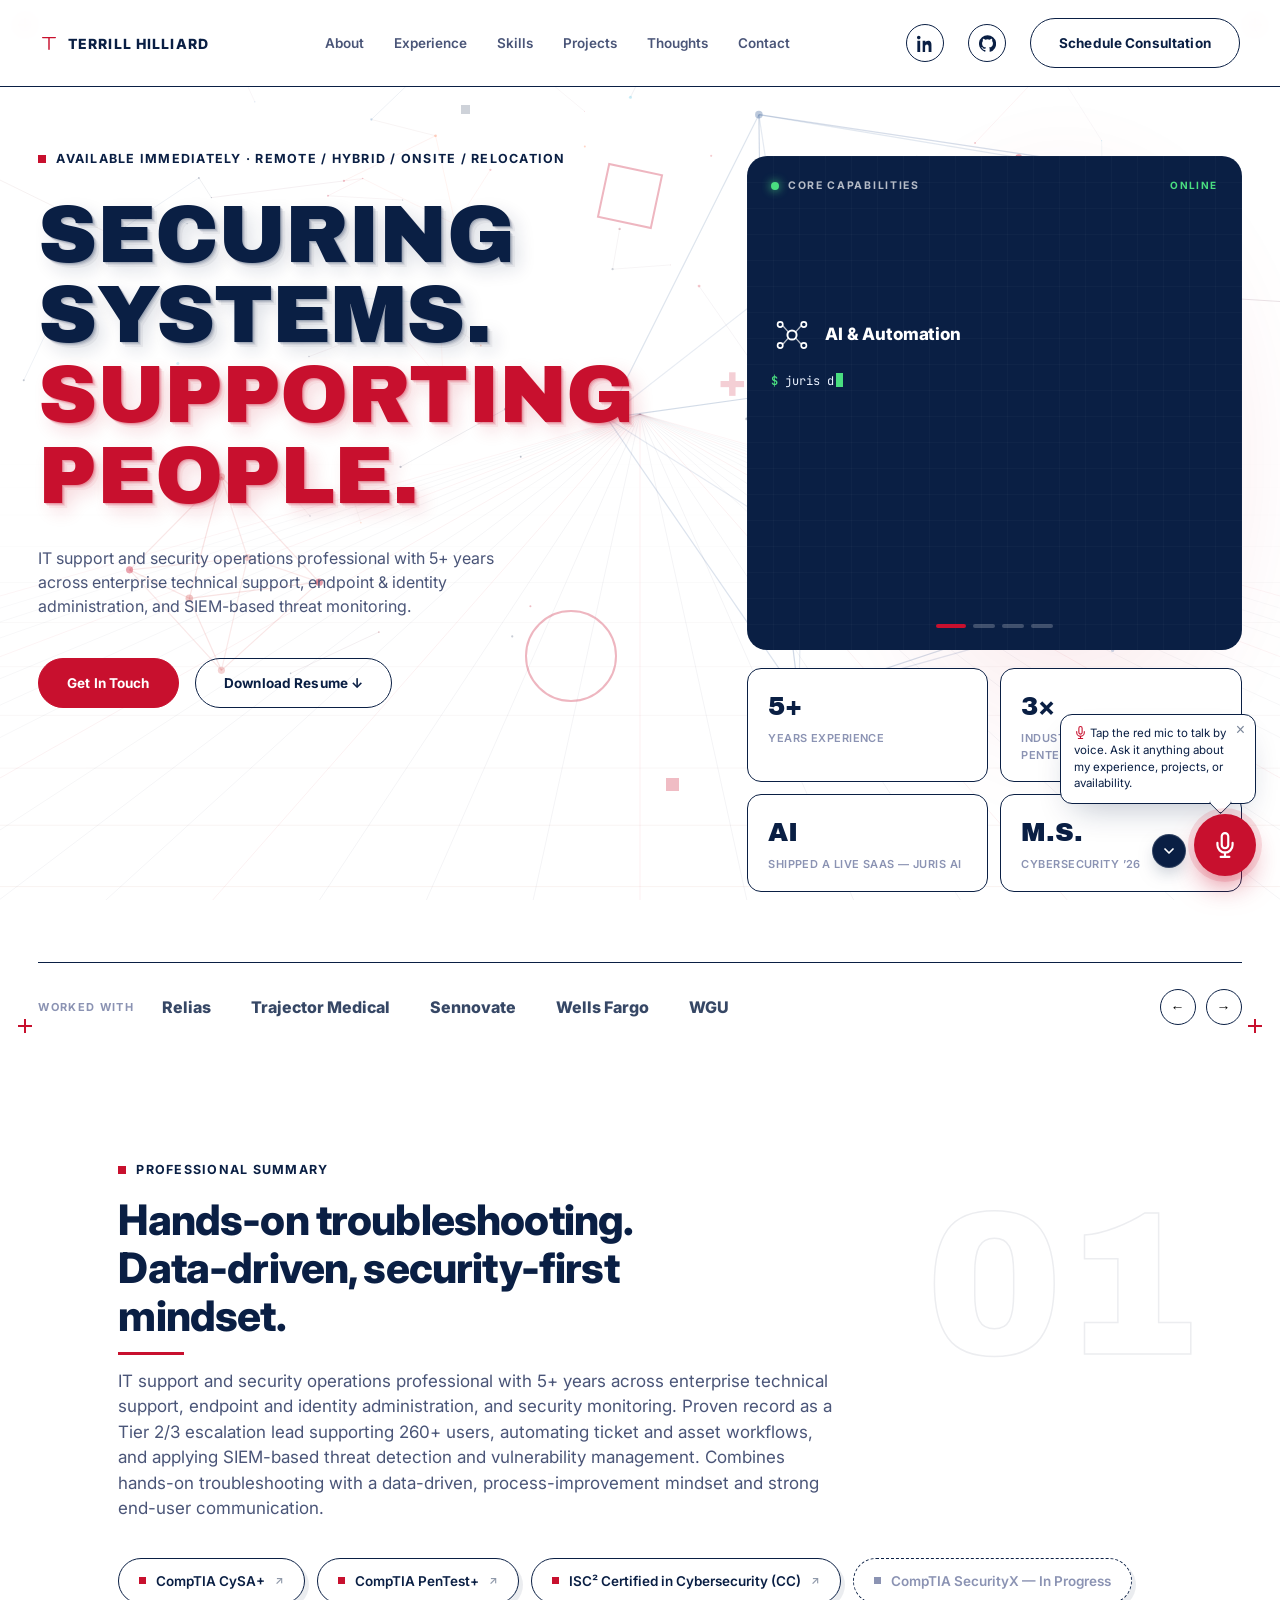
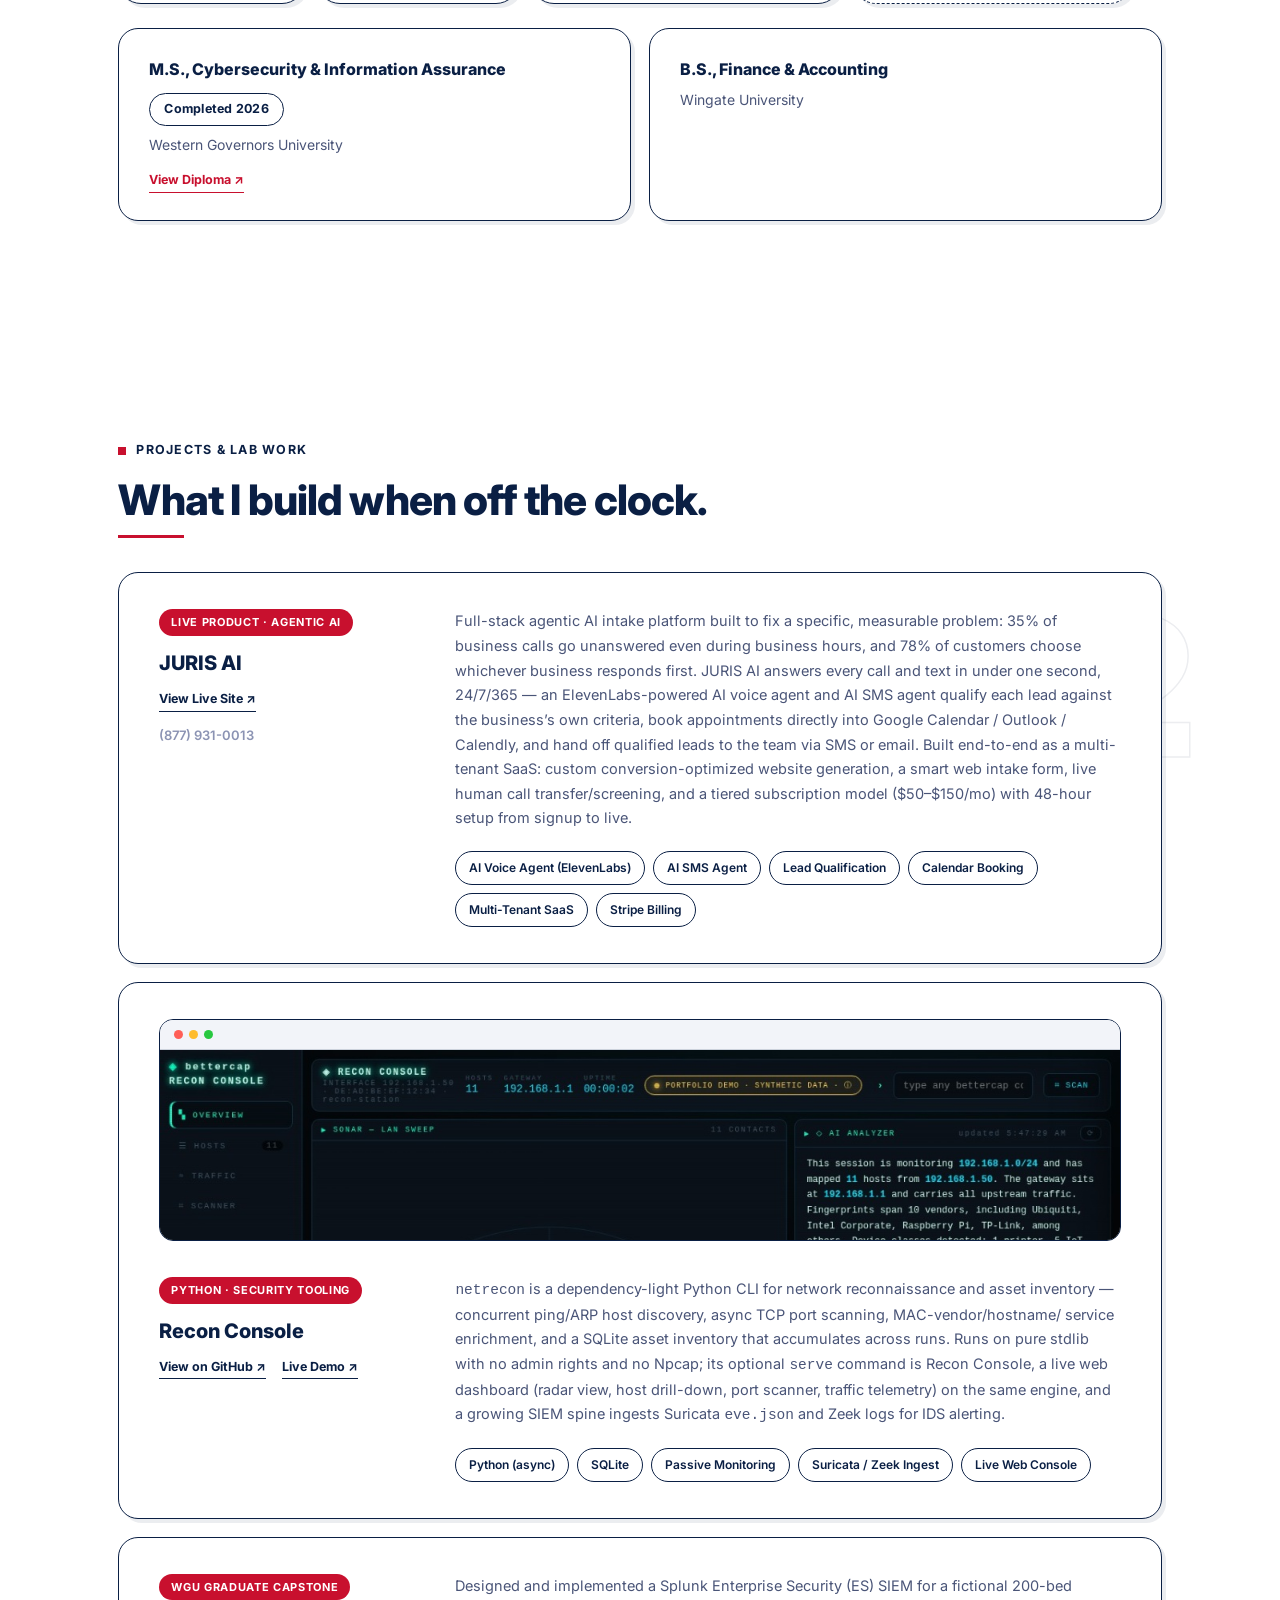
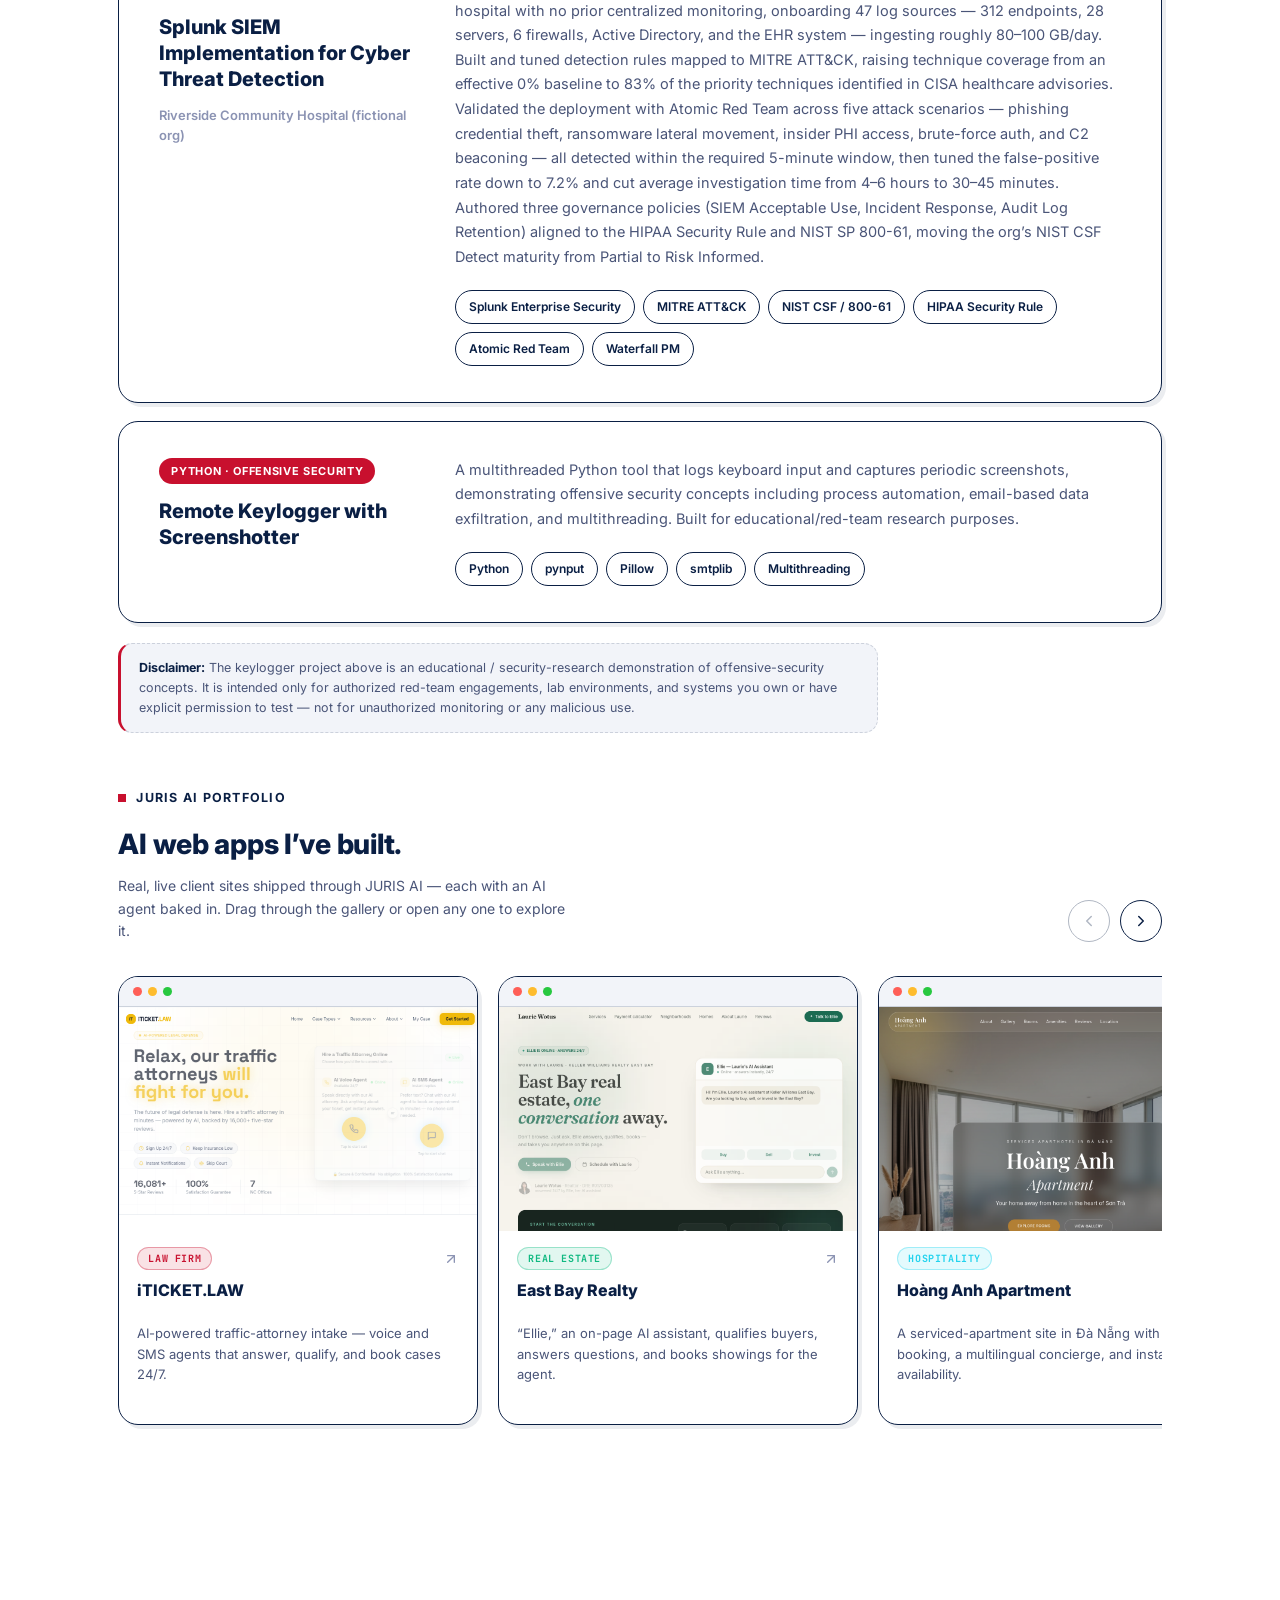
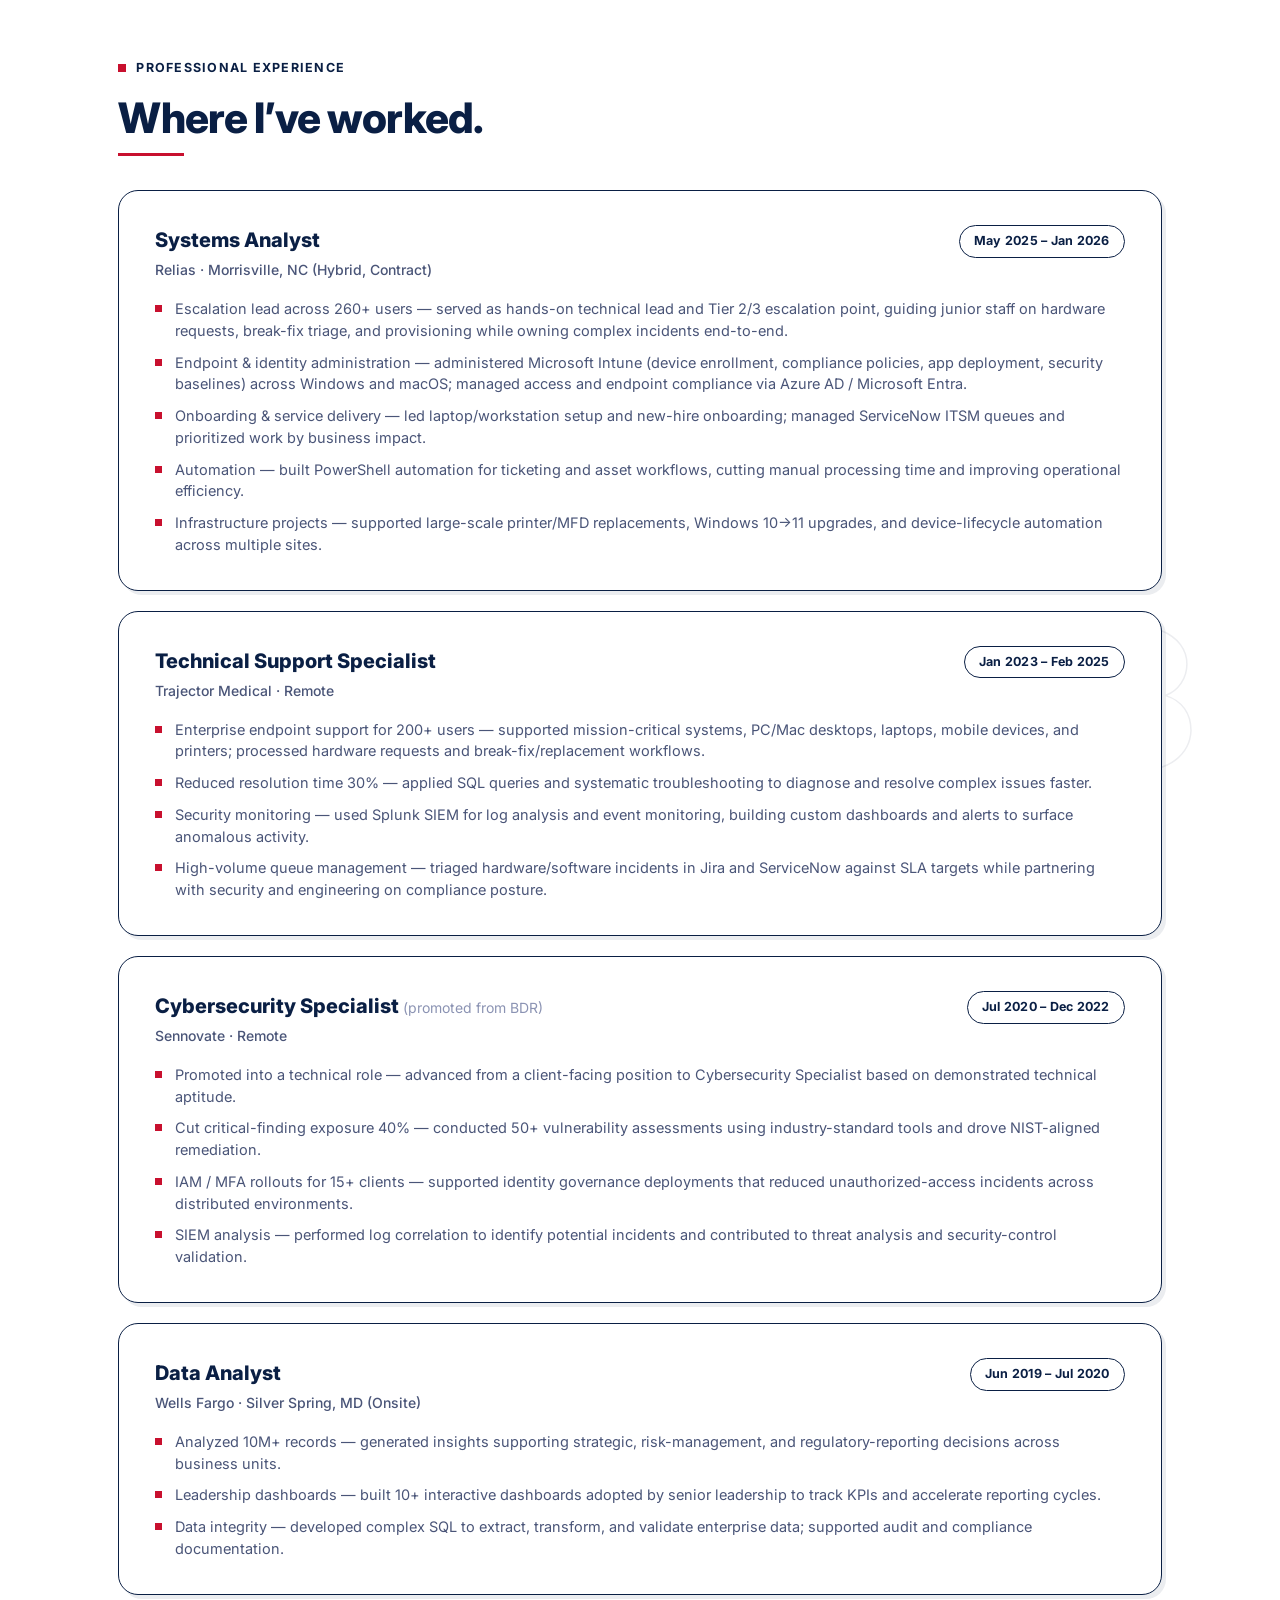
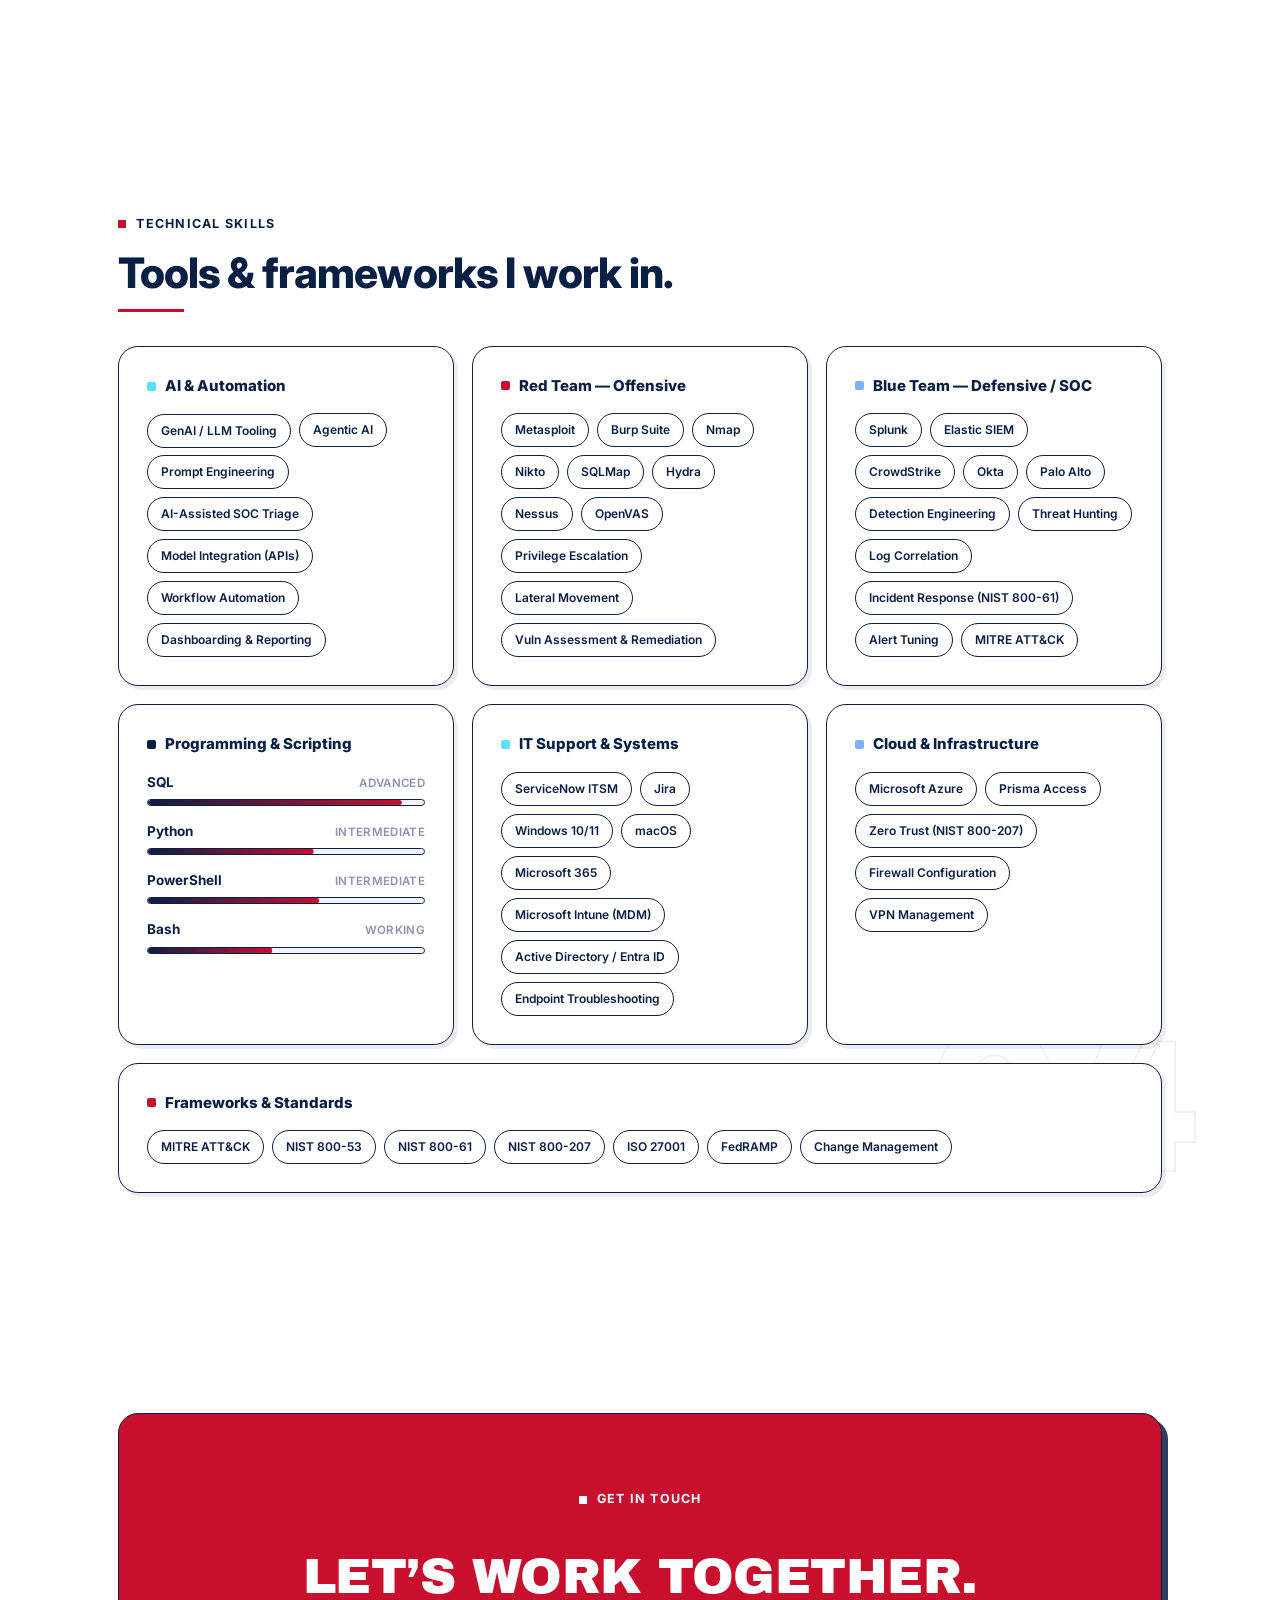
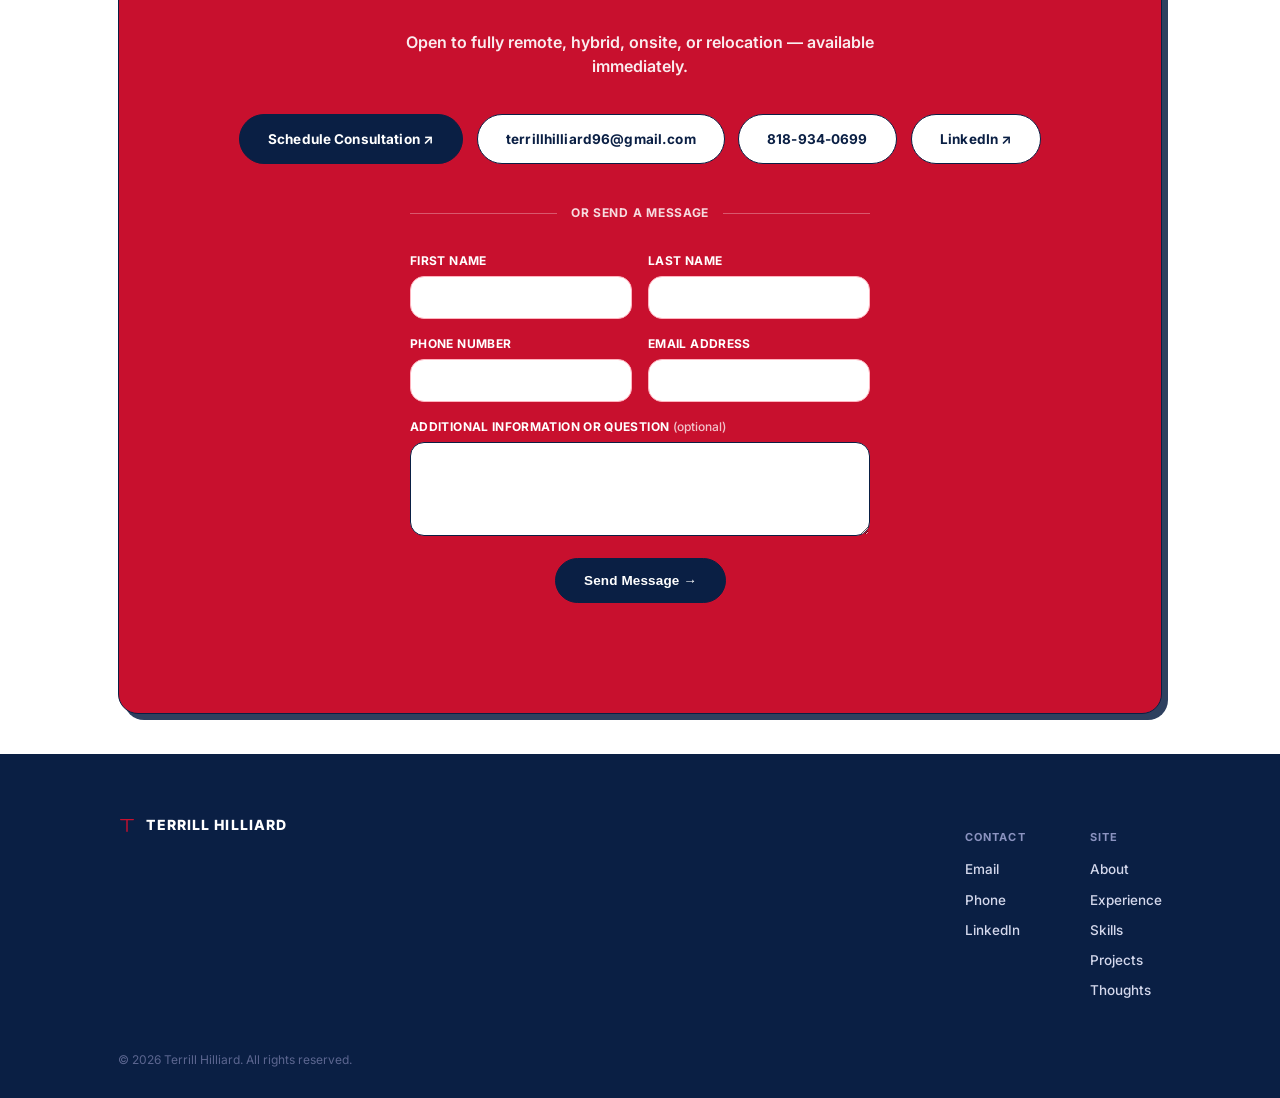
<file: index.html>
<!DOCTYPE html>
<html lang="en">
<head>
<meta charset="UTF-8">
<meta name="viewport" content="width=device-width, initial-scale=1.0">
<title>Terrill Hilliard — IT Support &amp; Security Operations</title>
<meta name="description" content="Terrill Hilliard — IT Support &amp; Security Operations professional. Endpoint &amp; IAM administration, SIEM threat detection, vulnerability management.">
<link rel="icon" type="image/svg+xml" href="favicon.svg">
<link rel="apple-touch-icon" href="favicon.svg">
<link href="https://fonts.googleapis.com/css2?family=Archivo+Black&family=Inter:wght@400;500;600;700;800&family=JetBrains+Mono:wght@400;600&display=swap" rel="stylesheet">
<link rel="stylesheet" href="styles.css?v=20260715">
</head>
<body>

<canvas id="hero3d" aria-hidden="true"></canvas>

<!-- NAV -->
<header class="nav-wrap">
  <nav class="nav">
    <a href="#top" class="brand">
      <svg class="brand-mark" viewBox="0 0 100 100" aria-hidden="true"><path d="M15,20 H85 M50,20 V85" stroke-linecap="round"/></svg>
      <span>TERRILL HILLIARD</span>
    </a>
    <div class="nav-links">
      <a href="#about">About</a>
      <a href="#experience">Experience</a>
      <a href="#skills">Skills</a>
      <a href="#projects">Projects</a>
      <a href="blog.html">Thoughts</a>
      <a href="#contact">Contact</a>
    </div>
    <a class="nav-social" href="https://www.linkedin.com/in/terrill-hilliard-a989482b8/" target="_blank" rel="noopener" aria-label="LinkedIn"><svg viewBox="0 0 24 24" aria-hidden="true"><path d="M4.98 3.5C4.98 4.88 3.87 6 2.5 6S0 4.88 0 3.5 1.12 1 2.5 1 4.98 2.12 4.98 3.5zM.5 8h4V24h-4V8zM8 8h3.8v2.2h.05c.53-1 1.83-2.2 3.77-2.2 4.03 0 4.78 2.65 4.78 6.1V24h-4v-6.9c0-1.65-.03-3.77-2.3-3.77-2.3 0-2.65 1.8-2.65 3.65V24H8V8z"/></svg></a>
    <a class="nav-social" href="https://github.com/terrillhilliard" target="_blank" rel="noopener" aria-label="GitHub"><svg viewBox="0 0 24 24" aria-hidden="true"><path d="M12 .3a12 12 0 0 0-3.79 23.39c.6.11.82-.26.82-.58 0-.28-.01-1.03-.02-2.02-3.34.73-4.04-1.6-4.04-1.6-.55-1.38-1.34-1.75-1.34-1.75-1.09-.75.08-.73.08-.73 1.2.08 1.84 1.24 1.84 1.24 1.07 1.83 2.81 1.3 3.5.99.1-.78.42-1.3.76-1.6-2.66-.3-5.46-1.33-5.46-5.93 0-1.31.47-2.38 1.24-3.22-.12-.3-.54-1.52.12-3.18 0 0 1.01-.32 3.3 1.23a11.5 11.5 0 0 1 6.02 0c2.29-1.55 3.3-1.23 3.3-1.23.66 1.66.24 2.88.12 3.18.77.84 1.23 1.91 1.23 3.22 0 4.61-2.8 5.62-5.47 5.92.43.37.82 1.1.82 2.22 0 1.6-.02 2.89-.02 3.29 0 .32.22.7.83.58A12 12 0 0 0 12 .3Z"/></svg></a>
    <a class="pill-btn nav-cta" href="https://calendly.com/terrillhilliard/30min" target="_blank" rel="noopener">Schedule Consultation</a>
    <button class="nav-toggle" id="navToggle" aria-label="Toggle menu">
      <span></span><span></span><span></span>
    </button>
  </nav>
  <div class="nav-mobile" id="navMobile">
    <a href="#about">About</a>
    <a href="#experience">Experience</a>
    <a href="#skills">Skills</a>
    <a href="#projects">Projects</a>
    <a href="blog.html">Thoughts</a>
    <a href="#contact">Contact</a>
    <a href="https://www.linkedin.com/in/terrill-hilliard-a989482b8/" target="_blank" rel="noopener">LinkedIn &#8599;</a>
  </div>
</header>

<!-- HERO -->
<section class="hero tick-frame" id="top">
  <span class="tick tick-tl"></span>
  <span class="tick tick-tr"></span>
  <span class="tick tick-bl"></span>
  <span class="tick tick-br"></span>

  <div class="hero-shapes" aria-hidden="true">
    <span class="shape shape-sq" data-depth="0.55" style="top:16%; left:47%;"></span>
    <span class="shape shape-ring" data-depth="0.3" style="top:58%; left:41%;"></span>
    <span class="shape shape-plus" data-depth="0.8" style="top:34%; left:56%;"></span>
    <span class="shape shape-dot" data-depth="0.65" style="top:74%; left:52%;"></span>
    <span class="shape shape-dot alt" data-depth="0.4" style="top:10%; left:36%;"></span>
  </div>

  <div class="hero-grid">
    <div class="hero-copy" data-depth="0.1">
      <p class="eyebrow reveal"><span class="sq"></span>Available Immediately &middot; Remote / Hybrid / Onsite / Relocation</p>
      <h1 class="hero-title reveal">
        SECURING<br>SYSTEMS.<br><span class="accent-text">SUPPORTING</span><br><span class="accent-text">PEOPLE.</span>
      </h1>
      <p class="hero-sub reveal">
        IT support and security operations professional with 5+ years across enterprise technical
        support, endpoint &amp; identity administration, and SIEM-based threat monitoring.
      </p>
      <div class="hero-actions reveal">
        <a class="pill-btn primary" href="mailto:terrillhilliard96@gmail.com">Get In Touch</a>
        <a class="pill-btn ghost" href="assets/Terrill_Hilliard_Resume_2026.pdf" download>Download Resume &darr;</a>
      </div>
    </div>

    <div class="hero-visual reveal">
      <div class="visual-tile hud-tile" data-depth="0.28" aria-label="Core capability domains">
        <div class="hud-top">
          <span class="hud-dot"></span>
          <span class="hud-label">CORE&nbsp;CAPABILITIES</span>
          <span class="hud-status">ONLINE</span>
        </div>

        <div class="hud-rotator" id="hudRotator">
          <div class="hud-slide is-active">
            <div class="hud-slide-head">
              <svg class="hud-ico" viewBox="0 0 64 64" aria-hidden="true">
                <circle cx="32" cy="32" r="7" fill="none" stroke="#fff" stroke-width="3"/>
                <circle cx="14" cy="16" r="4" fill="none" stroke="#fff" stroke-width="2.5"/>
                <circle cx="50" cy="16" r="4" fill="none" stroke="#fff" stroke-width="2.5"/>
                <circle cx="14" cy="48" r="4" fill="none" stroke="#fff" stroke-width="2.5"/>
                <circle cx="50" cy="48" r="4" fill="none" stroke="#fff" stroke-width="2.5"/>
                <path d="M18 18 L27 28 M46 18 L37 28 M18 46 L27 36 M46 46 L37 36" stroke="#fff" stroke-width="2" opacity="0.7"/>
              </svg>
              <span class="hud-name">AI &amp; Automation</span>
            </div>
            <div class="hud-term" data-cap="0" aria-hidden="true"></div>
          </div>
          <div class="hud-slide">
            <div class="hud-slide-head">
              <svg class="hud-ico" viewBox="0 0 64 64" aria-hidden="true">
                <circle cx="32" cy="32" r="20" fill="none" stroke="#fff" stroke-width="3"/>
                <circle cx="32" cy="32" r="6" fill="none" stroke="#ff4d5e" stroke-width="3"/>
                <path d="M32 4 V16 M32 48 V60 M4 32 H16 M48 32 H60" stroke="#fff" stroke-width="2.5" stroke-linecap="round"/>
              </svg>
              <span class="hud-name">Red Team &mdash; Offensive</span>
            </div>
            <div class="hud-term" data-cap="1" aria-hidden="true"></div>
          </div>
          <div class="hud-slide">
            <div class="hud-slide-head">
              <svg class="hud-ico" viewBox="0 0 64 64" aria-hidden="true">
                <path d="M32 5 L54 14 V32 C54 46 44 55 32 59 C20 55 10 46 10 32 V14 Z" fill="none" stroke="#fff" stroke-width="3"/>
                <path d="M23 32 L30 39 L43 24" fill="none" stroke="#7fb0ff" stroke-width="3" stroke-linecap="round" stroke-linejoin="round"/>
              </svg>
              <span class="hud-name">Blue Team &mdash; Defensive</span>
            </div>
            <div class="hud-term" data-cap="2" aria-hidden="true"></div>
          </div>
          <div class="hud-slide">
            <div class="hud-slide-head">
              <svg class="hud-ico" viewBox="0 0 64 64" aria-hidden="true">
                <path d="M22 20 L10 32 L22 44 M42 20 L54 32 L42 44 M36 16 L28 48" fill="none" stroke="#fff" stroke-width="3" stroke-linecap="round" stroke-linejoin="round"/>
              </svg>
              <span class="hud-name">Programming</span>
            </div>
            <div class="hud-term" data-cap="3" aria-hidden="true"></div>
          </div>
        </div>

        <div class="hud-ticks">
          <button type="button" class="hud-tick is-active" aria-label="Show AI &amp; Automation"></button>
          <button type="button" class="hud-tick" aria-label="Show Red Team"></button>
          <button type="button" class="hud-tick" aria-label="Show Blue Team"></button>
          <button type="button" class="hud-tick" aria-label="Show Programming"></button>
        </div>
      </div>
      <div class="stat-cards" data-depth="0.42">
        <div class="stat-card">
          <span class="stat-num">5+</span>
          <span class="stat-label">Years Experience</span>
        </div>
        <div class="stat-card">
          <span class="stat-num">3&times;</span>
          <span class="stat-label">Industry Certs &middot; CySA+ / PenTest+ / CC</span>
        </div>
        <div class="stat-card">
          <span class="stat-num">AI</span>
          <span class="stat-label">Shipped a Live SaaS &mdash; JURIS AI</span>
        </div>
        <div class="stat-card">
          <span class="stat-num">M.S.</span>
          <span class="stat-label">Cybersecurity &rsquo;26</span>
        </div>
      </div>
    </div>
  </div>

  <div class="logo-strip reveal">
    <span class="logo-strip-label">Worked With</span>
    <div class="logo-track">
      <span>Relias</span>
      <span>Trajector Medical</span>
      <span>Sennovate</span>
      <span>Wells Fargo</span>
      <span>WGU</span>
    </div>
    <div class="logo-arrows">
      <button aria-label="Previous">&larr;</button>
      <button aria-label="Next">&rarr;</button>
    </div>
  </div>
</section>

<!-- ABOUT -->
<section class="section" id="about">
  <span class="ghost-num" data-parallax="-0.14" aria-hidden="true">01</span>
  <p class="section-eyebrow reveal"><span class="sq"></span>Professional Summary</p>
  <h2 class="section-title reveal">Hands-on troubleshooting.<br>Data-driven, security-first mindset.</h2>
  <p class="about-copy reveal">
    IT support and security operations professional with 5+ years across enterprise technical support,
    endpoint and identity administration, and security monitoring. Proven record as a Tier 2/3 escalation
    lead supporting 260+ users, automating ticket and asset workflows, and applying SIEM-based threat
    detection and vulnerability management. Combines hands-on troubleshooting with a data-driven,
    process-improvement mindset and strong end-user communication.
  </p>

  <div class="cert-row reveal">
    <a class="glass cert-chip" href="https://www.credly.com/badges/c705c28e-d87d-4794-bb55-e83a0def257a/linked_in_profile" target="_blank" rel="noopener"><span class="dot"></span>CompTIA CySA+ <span class="ext">&#8599;</span></a>
    <a class="glass cert-chip" href="https://www.credly.com/badges/8217f4a2-1c30-44bb-8fb2-3d3b03f80bd9/public_url" target="_blank" rel="noopener"><span class="dot"></span>CompTIA PenTest+ <span class="ext">&#8599;</span></a>
    <a class="glass cert-chip" href="https://www.credly.com/badges/662073cc-87b8-401f-bff8-4bfe53b94d8b/linked_in_profile" target="_blank" rel="noopener"><span class="dot"></span>ISC&sup2; Certified in Cybersecurity (CC) <span class="ext">&#8599;</span></a>
    <div class="glass cert-chip muted"><span class="dot"></span>CompTIA SecurityX &mdash; In Progress</div>
  </div>

  <div class="edu-grid">
    <div class="glass edu-card reveal">
      <div class="edu-top">
        <h3>M.S., Cybersecurity &amp; Information Assurance</h3>
        <span class="tl-date">Completed 2026</span>
      </div>
      <p>Western Governors University</p>
      <a class="edu-link" href="assets/Terrill_Hilliard_Diploma.pdf" target="_blank" rel="noopener">View Diploma &#8599;</a>
    </div>
    <div class="glass edu-card reveal">
      <div class="edu-top">
        <h3>B.S., Finance &amp; Accounting</h3>
      </div>
      <p>Wingate University</p>
    </div>
  </div>
</section>

<!-- PROJECTS -->
<section class="section" id="projects">
  <span class="ghost-num" data-parallax="-0.14" aria-hidden="true">02</span>
  <p class="section-eyebrow reveal"><span class="sq"></span>Projects &amp; Lab Work</p>
  <h2 class="section-title reveal">What I build when off the clock.</h2>

  <div class="project-grid">

    <a class="glass project-card reveal" href="https://jurisai.dev/" target="_blank" rel="noopener">
      <div class="project-card-head">
        <span class="project-tag">Live Product &middot; Agentic AI</span>
        <h3>JURIS AI</h3>
        <span class="project-live-link">View Live Site &#8599;</span>
        <span class="project-card-meta">(877) 931-0013</span>
      </div>
      <div class="project-card-body">
        <p>Full-stack agentic AI intake platform built to fix a specific, measurable problem: 35% of business
          calls go unanswered even during business hours, and 78% of customers choose whichever business
          responds first. JURIS AI answers every call and text in under one second, 24/7/365 &mdash; an
          ElevenLabs-powered AI voice agent and AI SMS agent qualify each lead against the business&rsquo;s
          own criteria, book appointments directly into Google Calendar / Outlook / Calendly, and hand off
          qualified leads to the team via SMS or email. Built end-to-end as a multi-tenant SaaS: custom
          conversion-optimized website generation, a smart web intake form, live human call transfer/screening,
          and a tiered subscription model ($50&ndash;$150/mo) with 48-hour setup from signup to live.</p>
        <div class="tags">
          <span>AI Voice Agent (ElevenLabs)</span><span>AI SMS Agent</span><span>Lead Qualification</span>
          <span>Calendar Booking</span><span>Multi-Tenant SaaS</span><span>Stripe Billing</span>
        </div>
      </div>
    </a>

    <div class="glass project-card has-shot reveal">
      <div class="project-card-shot">
        <div class="portfolio-chrome"><span class="portfolio-dot"></span><span class="portfolio-dot"></span><span class="portfolio-dot"></span></div>
        <img src="assets/portfolio/recon-console.jpg" alt="Recon Console — live web dashboard" loading="lazy">
      </div>
      <div class="project-card-head">
        <span class="project-tag">Python &middot; Security Tooling</span>
        <h3>Recon Console</h3>
        <div class="project-links">
          <a class="project-live-link" href="https://github.com/terrillhilliard/netrecon" target="_blank" rel="noopener">View on GitHub &#8599;</a>
          <a class="project-live-link" href="https://recon-console-theta.vercel.app/" target="_blank" rel="noopener">Live Demo &#8599;</a>
        </div>
      </div>
      <div class="project-card-body">
        <p><code>netrecon</code> is a dependency-light Python CLI for network reconnaissance and asset
          inventory &mdash; concurrent ping/ARP host discovery, async TCP port scanning, MAC-vendor/hostname/
          service enrichment, and a SQLite asset inventory that accumulates across runs. Runs on pure stdlib
          with no admin rights and no Npcap; its optional <code>serve</code> command is Recon Console, a live
          web dashboard (radar view, host drill-down, port scanner, traffic telemetry) on the same engine,
          and a growing SIEM spine ingests Suricata <code>eve.json</code> and Zeek logs for IDS alerting.</p>
        <div class="tags">
          <span>Python (async)</span><span>SQLite</span><span>Passive Monitoring</span>
          <span>Suricata / Zeek Ingest</span><span>Live Web Console</span>
        </div>
      </div>
    </div>

    <div class="glass project-card reveal">
      <div class="project-card-head">
        <span class="project-tag">WGU Graduate Capstone</span>
        <h3>Splunk SIEM Implementation for Cyber Threat Detection</h3>
        <span class="project-card-meta">Riverside Community Hospital (fictional org)</span>
      </div>
      <div class="project-card-body">
        <p>Designed and implemented a Splunk Enterprise Security (ES) SIEM for a fictional 200-bed hospital
          with no prior centralized monitoring, onboarding 47 log sources &mdash; 312 endpoints, 28 servers,
          6 firewalls, Active Directory, and the EHR system &mdash; ingesting roughly 80&ndash;100 GB/day.
          Built and tuned detection rules mapped to MITRE ATT&amp;CK, raising technique coverage from an
          effective 0% baseline to 83% of the priority techniques identified in CISA healthcare advisories.
          Validated the deployment with Atomic Red Team across five attack scenarios &mdash; phishing
          credential theft, ransomware lateral movement, insider PHI access, brute-force auth, and C2
          beaconing &mdash; all detected within the required 5-minute window, then tuned the false-positive
          rate down to 7.2% and cut average investigation time from 4&ndash;6 hours to 30&ndash;45 minutes.
          Authored three governance policies (SIEM Acceptable Use, Incident Response, Audit Log Retention)
          aligned to the HIPAA Security Rule and NIST SP 800-61, moving the org&rsquo;s NIST CSF Detect
          maturity from Partial to Risk Informed.</p>
        <div class="tags">
          <span>Splunk Enterprise Security</span><span>MITRE ATT&amp;CK</span><span>NIST CSF / 800-61</span>
          <span>HIPAA Security Rule</span><span>Atomic Red Team</span><span>Waterfall PM</span>
        </div>
      </div>
    </div>

    <div class="glass project-card reveal">
      <div class="project-card-head">
        <span class="project-tag">Python &middot; Offensive Security</span>
        <h3>Remote Keylogger with Screenshotter</h3>
      </div>
      <div class="project-card-body">
        <p>A multithreaded Python tool that logs keyboard input and captures periodic screenshots,
          demonstrating offensive security concepts including process automation, email-based data
          exfiltration, and multithreading. Built for educational/red-team research purposes.</p>
        <div class="tags">
          <span>Python</span><span>pynput</span><span>Pillow</span><span>smtplib</span><span>Multithreading</span>
        </div>
      </div>
    </div>

  </div>

  <p class="project-disclaimer reveal">
    <strong>Disclaimer:</strong> The keylogger project above is an educational / security-research
    demonstration of offensive-security concepts. It is intended only for authorized red-team
    engagements, lab environments, and systems you own or have explicit permission to test &mdash;
    not for unauthorized monitoring or any malicious use.
  </p>

  <div class="portfolio-block reveal">
    <div class="portfolio-block-head">
      <div>
        <p class="section-eyebrow"><span class="sq"></span>JURIS AI Portfolio</p>
        <h3 class="portfolio-block-title">AI web apps I&rsquo;ve built.</h3>
        <p class="portfolio-block-copy">Real, live client sites shipped through JURIS AI &mdash; each with an AI agent baked in. Drag through the gallery or open any one to explore it.</p>
      </div>
      <div class="portfolio-nav-group">
        <button type="button" class="portfolio-nav" id="portfolioPrev" aria-label="Previous">
          <svg viewBox="0 0 24 24" fill="none" stroke="currentColor" stroke-width="2" stroke-linecap="round" stroke-linejoin="round" aria-hidden="true"><path d="m15 18-6-6 6-6"/></svg>
        </button>
        <button type="button" class="portfolio-nav" id="portfolioNext" aria-label="Next">
          <svg viewBox="0 0 24 24" fill="none" stroke="currentColor" stroke-width="2" stroke-linecap="round" stroke-linejoin="round" aria-hidden="true"><path d="m9 18 6-6-6-6"/></svg>
        </button>
      </div>
    </div>

    <div class="portfolio-track" id="portfolioTrack">

      <a class="portfolio-card" href="https://demo-test.base44.app/" target="_blank" rel="noopener" style="--pf-accent:#c8102e; --pf-accent-rgb:200,16,46;">
        <div class="portfolio-chrome"><span class="portfolio-dot"></span><span class="portfolio-dot"></span><span class="portfolio-dot"></span></div>
        <div class="portfolio-shot">
          <img src="assets/portfolio/law.png" alt="iTICKET.LAW — front page" loading="lazy" draggable="false">
          <span class="portfolio-view">Open live site
            <svg viewBox="0 0 24 24" fill="none" stroke="currentColor" stroke-width="2" stroke-linecap="round" stroke-linejoin="round" aria-hidden="true"><path d="M15 3h6v6"/><path d="M10 14 21 3"/><path d="M18 13v6a2 2 0 0 1-2 2H5a2 2 0 0 1-2-2V8a2 2 0 0 1 2-2h6"/></svg>
          </span>
        </div>
        <div class="portfolio-meta">
          <div class="portfolio-meta-top">
            <span class="portfolio-chip">Law Firm</span>
            <svg class="portfolio-arrow" viewBox="0 0 24 24" fill="none" stroke="currentColor" stroke-width="2" stroke-linecap="round" stroke-linejoin="round" aria-hidden="true"><path d="M7 7h10v10"/><path d="M7 17 17 7"/></svg>
          </div>
          <h4>iTICKET.LAW</h4>
          <p>AI-powered traffic-attorney intake &mdash; voice and SMS agents that answer, qualify, and book cases 24/7.</p>
        </div>
      </a>

      <a class="portfolio-card" href="https://juris-ai-realestate.vercel.app/" target="_blank" rel="noopener" style="--pf-accent:#10b981; --pf-accent-rgb:16,185,129;">
        <div class="portfolio-chrome"><span class="portfolio-dot"></span><span class="portfolio-dot"></span><span class="portfolio-dot"></span></div>
        <div class="portfolio-shot">
          <img src="assets/portfolio/realestate.png" alt="East Bay Realty — front page" loading="lazy" draggable="false">
          <span class="portfolio-view">Open live site
            <svg viewBox="0 0 24 24" fill="none" stroke="currentColor" stroke-width="2" stroke-linecap="round" stroke-linejoin="round" aria-hidden="true"><path d="M15 3h6v6"/><path d="M10 14 21 3"/><path d="M18 13v6a2 2 0 0 1-2 2H5a2 2 0 0 1-2-2V8a2 2 0 0 1 2-2h6"/></svg>
          </span>
        </div>
        <div class="portfolio-meta">
          <div class="portfolio-meta-top">
            <span class="portfolio-chip">Real Estate</span>
            <svg class="portfolio-arrow" viewBox="0 0 24 24" fill="none" stroke="currentColor" stroke-width="2" stroke-linecap="round" stroke-linejoin="round" aria-hidden="true"><path d="M7 7h10v10"/><path d="M7 17 17 7"/></svg>
          </div>
          <h4>East Bay Realty</h4>
          <p>&ldquo;Ellie,&rdquo; an on-page AI assistant, qualifies buyers, answers questions, and books showings for the agent.</p>
        </div>
      </a>

      <a class="portfolio-card" href="https://hoang-anh-stays.base44.app/" target="_blank" rel="noopener" style="--pf-accent:#22d3ee; --pf-accent-rgb:34,211,238;">
        <div class="portfolio-chrome"><span class="portfolio-dot"></span><span class="portfolio-dot"></span><span class="portfolio-dot"></span></div>
        <div class="portfolio-shot">
          <img src="assets/portfolio/hospitality.png" alt="Hoàng Anh Apartment — front page" loading="lazy" draggable="false">
          <span class="portfolio-view">Open live site
            <svg viewBox="0 0 24 24" fill="none" stroke="currentColor" stroke-width="2" stroke-linecap="round" stroke-linejoin="round" aria-hidden="true"><path d="M15 3h6v6"/><path d="M10 14 21 3"/><path d="M18 13v6a2 2 0 0 1-2 2H5a2 2 0 0 1-2-2V8a2 2 0 0 1 2-2h6"/></svg>
          </span>
        </div>
        <div class="portfolio-meta">
          <div class="portfolio-meta-top">
            <span class="portfolio-chip">Hospitality</span>
            <svg class="portfolio-arrow" viewBox="0 0 24 24" fill="none" stroke="currentColor" stroke-width="2" stroke-linecap="round" stroke-linejoin="round" aria-hidden="true"><path d="M7 7h10v10"/><path d="M7 17 17 7"/></svg>
          </div>
          <h4>Hoàng Anh Apartment</h4>
          <p>A serviced-apartment site in Đà Nẵng with AI booking, a multilingual concierge, and instant availability.</p>
        </div>
      </a>

      <a class="portfolio-card" href="https://limenako-sacred-glow.base44.app/" target="_blank" rel="noopener" style="--pf-accent:#a855f7; --pf-accent-rgb:168,85,247;">
        <div class="portfolio-chrome"><span class="portfolio-dot"></span><span class="portfolio-dot"></span><span class="portfolio-dot"></span></div>
        <div class="portfolio-shot">
          <img src="assets/portfolio/ecommerce.png" alt="Simply Sacred — front page" loading="lazy" draggable="false">
          <span class="portfolio-view">Open live site
            <svg viewBox="0 0 24 24" fill="none" stroke="currentColor" stroke-width="2" stroke-linecap="round" stroke-linejoin="round" aria-hidden="true"><path d="M15 3h6v6"/><path d="M10 14 21 3"/><path d="M18 13v6a2 2 0 0 1-2 2H5a2 2 0 0 1-2-2V8a2 2 0 0 1 2-2h6"/></svg>
          </span>
        </div>
        <div class="portfolio-meta">
          <div class="portfolio-meta-top">
            <span class="portfolio-chip">E-commerce</span>
            <svg class="portfolio-arrow" viewBox="0 0 24 24" fill="none" stroke="currentColor" stroke-width="2" stroke-linecap="round" stroke-linejoin="round" aria-hidden="true"><path d="M7 7h10v10"/><path d="M7 17 17 7"/></svg>
          </div>
          <h4>Simply Sacred</h4>
          <p>A skincare storefront with an AI shopping concierge that recommends rituals and guides checkout.</p>
        </div>
      </a>

      <a class="portfolio-card" href="https://non-boutique-spa.vercel.app/" target="_blank" rel="noopener" style="--pf-accent:#d4a24a; --pf-accent-rgb:212,162,74;">
        <div class="portfolio-chrome"><span class="portfolio-dot"></span><span class="portfolio-dot"></span><span class="portfolio-dot"></span></div>
        <div class="portfolio-shot">
          <img src="assets/portfolio/spa.jpg" alt="Nón Boutique Spa — front page" loading="lazy" draggable="false">
          <span class="portfolio-view">Open live site
            <svg viewBox="0 0 24 24" fill="none" stroke="currentColor" stroke-width="2" stroke-linecap="round" stroke-linejoin="round" aria-hidden="true"><path d="M15 3h6v6"/><path d="M10 14 21 3"/><path d="M18 13v6a2 2 0 0 1-2 2H5a2 2 0 0 1-2-2V8a2 2 0 0 1 2-2h6"/></svg>
          </span>
        </div>
        <div class="portfolio-meta">
          <div class="portfolio-meta-top">
            <span class="portfolio-chip">Wellness &amp; Spa</span>
            <svg class="portfolio-arrow" viewBox="0 0 24 24" fill="none" stroke="currentColor" stroke-width="2" stroke-linecap="round" stroke-linejoin="round" aria-hidden="true"><path d="M7 7h10v10"/><path d="M7 17 17 7"/></svg>
          </div>
          <h4>Nón Boutique Spa</h4>
          <p>A Đà Nẵng spa site with &ldquo;Nón Assistant&rdquo; &mdash; a bilingual AI voice &amp; chat concierge for services, pricing, and bookings.</p>
        </div>
      </a>

      <a class="portfolio-card" href="https://hustleman-capital-landing.vercel.app/" target="_blank" rel="noopener" style="--pf-accent:#f59e0b; --pf-accent-rgb:245,158,11;">
        <div class="portfolio-chrome"><span class="portfolio-dot"></span><span class="portfolio-dot"></span><span class="portfolio-dot"></span></div>
        <div class="portfolio-shot">
          <img src="assets/portfolio/hustleman.jpg" alt="Hustleman Capital — front page" loading="lazy" draggable="false">
          <span class="portfolio-view">Open live site
            <svg viewBox="0 0 24 24" fill="none" stroke="currentColor" stroke-width="2" stroke-linecap="round" stroke-linejoin="round" aria-hidden="true"><path d="M15 3h6v6"/><path d="M10 14 21 3"/><path d="M18 13v6a2 2 0 0 1-2 2H5a2 2 0 0 1-2-2V8a2 2 0 0 1 2-2h6"/></svg>
          </span>
        </div>
        <div class="portfolio-meta">
          <div class="portfolio-meta-top">
            <span class="portfolio-chip">Membership SaaS</span>
            <svg class="portfolio-arrow" viewBox="0 0 24 24" fill="none" stroke="currentColor" stroke-width="2" stroke-linecap="round" stroke-linejoin="round" aria-hidden="true"><path d="M7 7h10v10"/><path d="M7 17 17 7"/></svg>
          </div>
          <h4>Hustleman Capital</h4>
          <p>An AI sports picks, credit education, and investment-research membership platform, with &ldquo;Hustleman Assistant&rdquo; answering questions and routing leads.</p>
        </div>
      </a>

    </div>
  </div>
</section>

<!-- EXPERIENCE -->
<section class="section" id="experience">
  <span class="ghost-num" data-parallax="-0.14" aria-hidden="true">03</span>
  <p class="section-eyebrow reveal"><span class="sq"></span>Professional Experience</p>
  <h2 class="section-title reveal">Where I&rsquo;ve worked.</h2>

  <div class="timeline">

    <article class="glass timeline-card reveal">
      <div class="tl-head">
        <div>
          <h3>Systems Analyst</h3>
          <p class="tl-company">Relias &middot; Morrisville, NC (Hybrid, Contract)</p>
        </div>
        <span class="tl-date">May 2025 &ndash; Jan 2026</span>
      </div>
      <ul>
        <li>Escalation lead across 260+ users &mdash; served as hands-on technical lead and Tier 2/3 escalation point, guiding junior staff on hardware requests, break-fix triage, and provisioning while owning complex incidents end-to-end.</li>
        <li>Endpoint &amp; identity administration &mdash; administered Microsoft Intune (device enrollment, compliance policies, app deployment, security baselines) across Windows and macOS; managed access and endpoint compliance via Azure AD / Microsoft Entra.</li>
        <li>Onboarding &amp; service delivery &mdash; led laptop/workstation setup and new-hire onboarding; managed ServiceNow ITSM queues and prioritized work by business impact.</li>
        <li>Automation &mdash; built PowerShell automation for ticketing and asset workflows, cutting manual processing time and improving operational efficiency.</li>
        <li>Infrastructure projects &mdash; supported large-scale printer/MFD replacements, Windows 10&rarr;11 upgrades, and device-lifecycle automation across multiple sites.</li>
      </ul>
    </article>

    <article class="glass timeline-card reveal">
      <div class="tl-head">
        <div>
          <h3>Technical Support Specialist</h3>
          <p class="tl-company">Trajector Medical &middot; Remote</p>
        </div>
        <span class="tl-date">Jan 2023 &ndash; Feb 2025</span>
      </div>
      <ul>
        <li>Enterprise endpoint support for 200+ users &mdash; supported mission-critical systems, PC/Mac desktops, laptops, mobile devices, and printers; processed hardware requests and break-fix/replacement workflows.</li>
        <li>Reduced resolution time 30% &mdash; applied SQL queries and systematic troubleshooting to diagnose and resolve complex issues faster.</li>
        <li>Security monitoring &mdash; used Splunk SIEM for log analysis and event monitoring, building custom dashboards and alerts to surface anomalous activity.</li>
        <li>High-volume queue management &mdash; triaged hardware/software incidents in Jira and ServiceNow against SLA targets while partnering with security and engineering on compliance posture.</li>
      </ul>
    </article>

    <article class="glass timeline-card reveal">
      <div class="tl-head">
        <div>
          <h3>Cybersecurity Specialist <span class="tl-note">(promoted from BDR)</span></h3>
          <p class="tl-company">Sennovate &middot; Remote</p>
        </div>
        <span class="tl-date">Jul 2020 &ndash; Dec 2022</span>
      </div>
      <ul>
        <li>Promoted into a technical role &mdash; advanced from a client-facing position to Cybersecurity Specialist based on demonstrated technical aptitude.</li>
        <li>Cut critical-finding exposure 40% &mdash; conducted 50+ vulnerability assessments using industry-standard tools and drove NIST-aligned remediation.</li>
        <li>IAM / MFA rollouts for 15+ clients &mdash; supported identity governance deployments that reduced unauthorized-access incidents across distributed environments.</li>
        <li>SIEM analysis &mdash; performed log correlation to identify potential incidents and contributed to threat analysis and security-control validation.</li>
      </ul>
    </article>

    <article class="glass timeline-card reveal">
      <div class="tl-head">
        <div>
          <h3>Data Analyst</h3>
          <p class="tl-company">Wells Fargo &middot; Silver Spring, MD (Onsite)</p>
        </div>
        <span class="tl-date">Jun 2019 &ndash; Jul 2020</span>
      </div>
      <ul>
        <li>Analyzed 10M+ records &mdash; generated insights supporting strategic, risk-management, and regulatory-reporting decisions across business units.</li>
        <li>Leadership dashboards &mdash; built 10+ interactive dashboards adopted by senior leadership to track KPIs and accelerate reporting cycles.</li>
        <li>Data integrity &mdash; developed complex SQL to extract, transform, and validate enterprise data; supported audit and compliance documentation.</li>
      </ul>
    </article>

  </div>
</section>

<!-- SKILLS -->
<section class="section" id="skills">
  <span class="ghost-num" data-parallax="-0.14" aria-hidden="true">04</span>
  <p class="section-eyebrow reveal"><span class="sq"></span>Technical Skills</p>
  <h2 class="section-title reveal">Tools &amp; frameworks I work in.</h2>

  <div class="skills-grid">
    <div class="glass skill-card reveal">
      <h3><span class="skill-icon" style="--sk:#59e0ff;"></span>AI &amp; Automation</h3>
      <div class="tags">
        <span>GenAI / LLM Tooling</span><span>Agentic AI</span><span>Prompt Engineering</span>
        <span>AI-Assisted SOC Triage</span><span>Model Integration (APIs)</span>
        <span>Workflow Automation</span><span>Dashboarding &amp; Reporting</span>
      </div>
    </div>
    <div class="glass skill-card reveal">
      <h3><span class="skill-icon" style="--sk:#c8102e;"></span>Red Team &mdash; Offensive</h3>
      <div class="tags">
        <span>Metasploit</span><span>Burp Suite</span><span>Nmap</span><span>Nikto</span>
        <span>SQLMap</span><span>Hydra</span><span>Nessus</span><span>OpenVAS</span>
        <span>Privilege Escalation</span><span>Lateral Movement</span><span>Vuln Assessment &amp; Remediation</span>
      </div>
    </div>
    <div class="glass skill-card reveal">
      <h3><span class="skill-icon" style="--sk:#7fb0ff;"></span>Blue Team &mdash; Defensive / SOC</h3>
      <div class="tags">
        <span>Splunk</span><span>Elastic SIEM</span><span>CrowdStrike</span><span>Okta</span><span>Palo Alto</span>
        <span>Detection Engineering</span><span>Threat Hunting</span><span>Log Correlation</span>
        <span>Incident Response (NIST 800-61)</span><span>Alert Tuning</span><span>MITRE ATT&amp;CK</span>
      </div>
    </div>
    <div class="glass skill-card reveal">
      <h3><span class="skill-icon" style="--sk:#0a1f44;"></span>Programming &amp; Scripting</h3>
      <div class="prof">
        <div class="prof-row">
          <div class="prof-head"><span>SQL</span><span class="prof-level">Advanced</span></div>
          <div class="prof-track"><span class="prof-fill" style="--lvl:0.92;"></span></div>
        </div>
        <div class="prof-row">
          <div class="prof-head"><span>Python</span><span class="prof-level">Intermediate</span></div>
          <div class="prof-track"><span class="prof-fill" style="--lvl:0.6;"></span></div>
        </div>
        <div class="prof-row">
          <div class="prof-head"><span>PowerShell</span><span class="prof-level">Intermediate</span></div>
          <div class="prof-track"><span class="prof-fill" style="--lvl:0.62;"></span></div>
        </div>
        <div class="prof-row">
          <div class="prof-head"><span>Bash</span><span class="prof-level">Working</span></div>
          <div class="prof-track"><span class="prof-fill" style="--lvl:0.45;"></span></div>
        </div>
      </div>
    </div>
    <div class="glass skill-card reveal">
      <h3><span class="skill-icon" style="--sk:#59e0ff;"></span>IT Support &amp; Systems</h3>
      <div class="tags">
        <span>ServiceNow ITSM</span><span>Jira</span><span>Windows 10/11</span><span>macOS</span>
        <span>Microsoft 365</span><span>Microsoft Intune (MDM)</span><span>Active Directory / Entra ID</span>
        <span>Endpoint Troubleshooting</span>
      </div>
    </div>
    <div class="glass skill-card reveal">
      <h3><span class="skill-icon" style="--sk:#7fb0ff;"></span>Cloud &amp; Infrastructure</h3>
      <div class="tags">
        <span>Microsoft Azure</span><span>Prisma Access</span><span>Zero Trust (NIST 800-207)</span>
        <span>Firewall Configuration</span><span>VPN Management</span>
      </div>
    </div>
    <div class="glass skill-card wide reveal">
      <h3><span class="skill-icon" style="--sk:#c8102e;"></span>Frameworks &amp; Standards</h3>
      <div class="tags">
        <span>MITRE ATT&amp;CK</span><span>NIST 800-53</span><span>NIST 800-61</span><span>NIST 800-207</span>
        <span>ISO 27001</span><span>FedRAMP</span><span>Change Management</span>
      </div>
    </div>
  </div>
</section>

<!-- CONTACT -->
<section class="section contact-section" id="contact">
  <div class="glass contact-panel reveal">
    <p class="section-eyebrow"><span class="sq"></span>Get In Touch</p>
    <h2 class="contact-title">Let&rsquo;s work together.</h2>
    <p class="contact-copy">Open to fully remote, hybrid, onsite, or relocation &mdash; available immediately.</p>
    <div class="contact-links">
      <a class="pill-btn primary" href="https://calendly.com/terrillhilliard/30min" target="_blank" rel="noopener">Schedule Consultation &#8599;</a>
      <a class="pill-btn ghost" href="mailto:terrillhilliard96@gmail.com">terrillhilliard96@gmail.com</a>
      <a class="pill-btn ghost" href="tel:8189340699">818-934-0699</a>
      <a class="pill-btn ghost" href="https://www.linkedin.com/in/terrill-hilliard-a989482b8/" target="_blank" rel="noopener">LinkedIn &#8599;</a>
    </div>

    <div class="contact-divider"><span>or send a message</span></div>

    <form class="contact-form" id="contactForm" novalidate>
      <div class="form-row">
        <div class="form-field">
          <label for="cfFirstName">First Name</label>
          <input type="text" id="cfFirstName" name="firstName" autocomplete="given-name" required>
        </div>
        <div class="form-field">
          <label for="cfLastName">Last Name</label>
          <input type="text" id="cfLastName" name="lastName" autocomplete="family-name" required>
        </div>
      </div>
      <div class="form-row">
        <div class="form-field">
          <label for="cfPhone">Phone Number</label>
          <input type="tel" id="cfPhone" name="phone" autocomplete="tel" required>
        </div>
        <div class="form-field">
          <label for="cfEmail">Email Address</label>
          <input type="email" id="cfEmail" name="email" autocomplete="email" required>
        </div>
      </div>
      <div class="form-field form-field-full">
        <label for="cfMessage">Additional Information or Question <span class="optional">(optional)</span></label>
        <textarea id="cfMessage" name="message" rows="4"></textarea>
      </div>
      <button type="submit" class="pill-btn primary form-submit">Send Message &rarr;</button>
      <p class="form-status" id="formStatus" role="status" aria-live="polite"></p>
    </form>
  </div>
</section>

<footer class="footer">
  <div class="footer-inner">
    <a href="#top" class="brand">
      <svg class="brand-mark" viewBox="0 0 100 100" aria-hidden="true"><path d="M15,20 H85 M50,20 V85" stroke-linecap="round"/></svg>
      <span>TERRILL HILLIARD</span>
    </a>
    <div class="footer-cols">
      <div>
        <h4>Contact</h4>
        <a href="mailto:terrillhilliard96@gmail.com">Email</a>
        <a href="tel:8189340699">Phone</a>
        <a href="https://www.linkedin.com/in/terrill-hilliard-a989482b8/" target="_blank" rel="noopener">LinkedIn</a>
      </div>
      <div>
        <h4>Site</h4>
        <a href="#about">About</a>
        <a href="#experience">Experience</a>
        <a href="#skills">Skills</a>
        <a href="#projects">Projects</a>
        <a href="blog.html">Thoughts</a>
      </div>
    </div>
  </div>
  <p class="footer-copy">&copy; 2026 Terrill Hilliard. All rights reserved.</p>
</footer>

<script src="fx.js?v=20260715"></script>
<script src="script.js?v=20260715"></script>
<script src="voice-agent.js?v=20260715"></script>
</body>
</html>
</file>
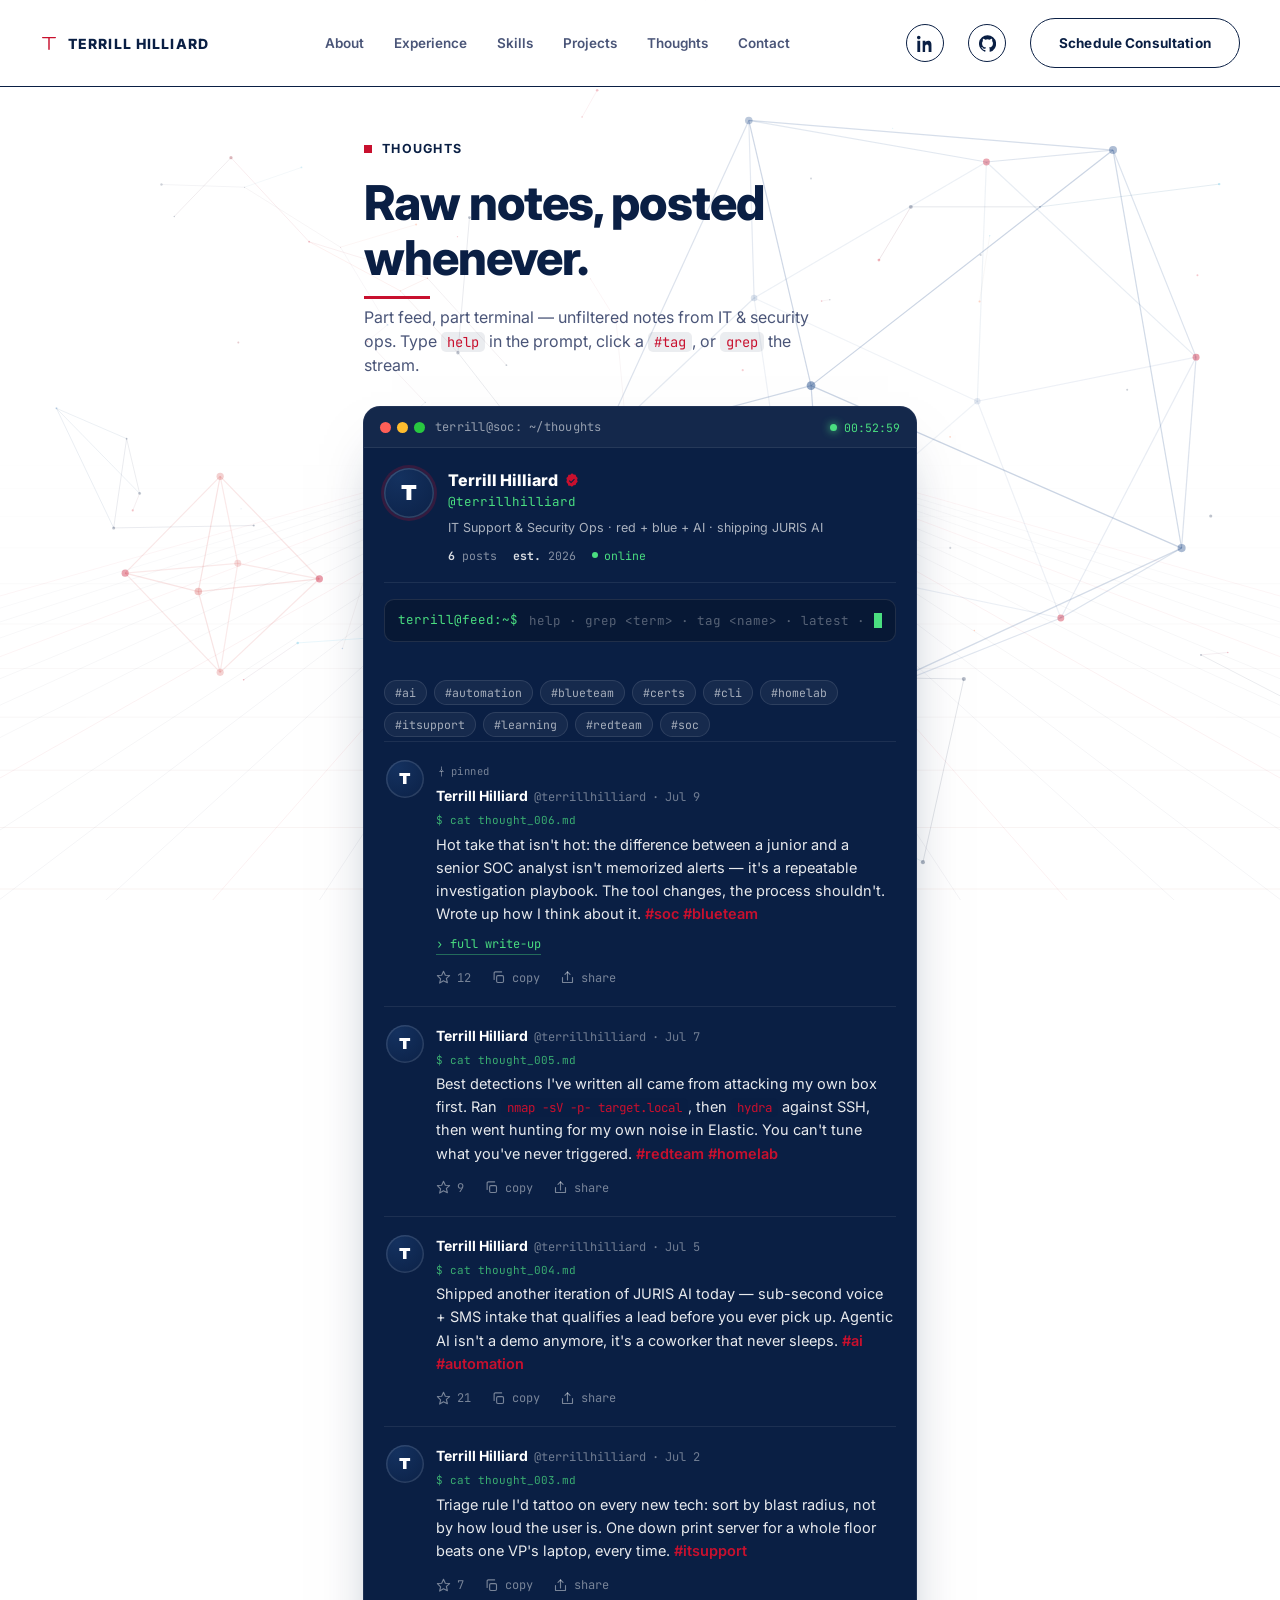
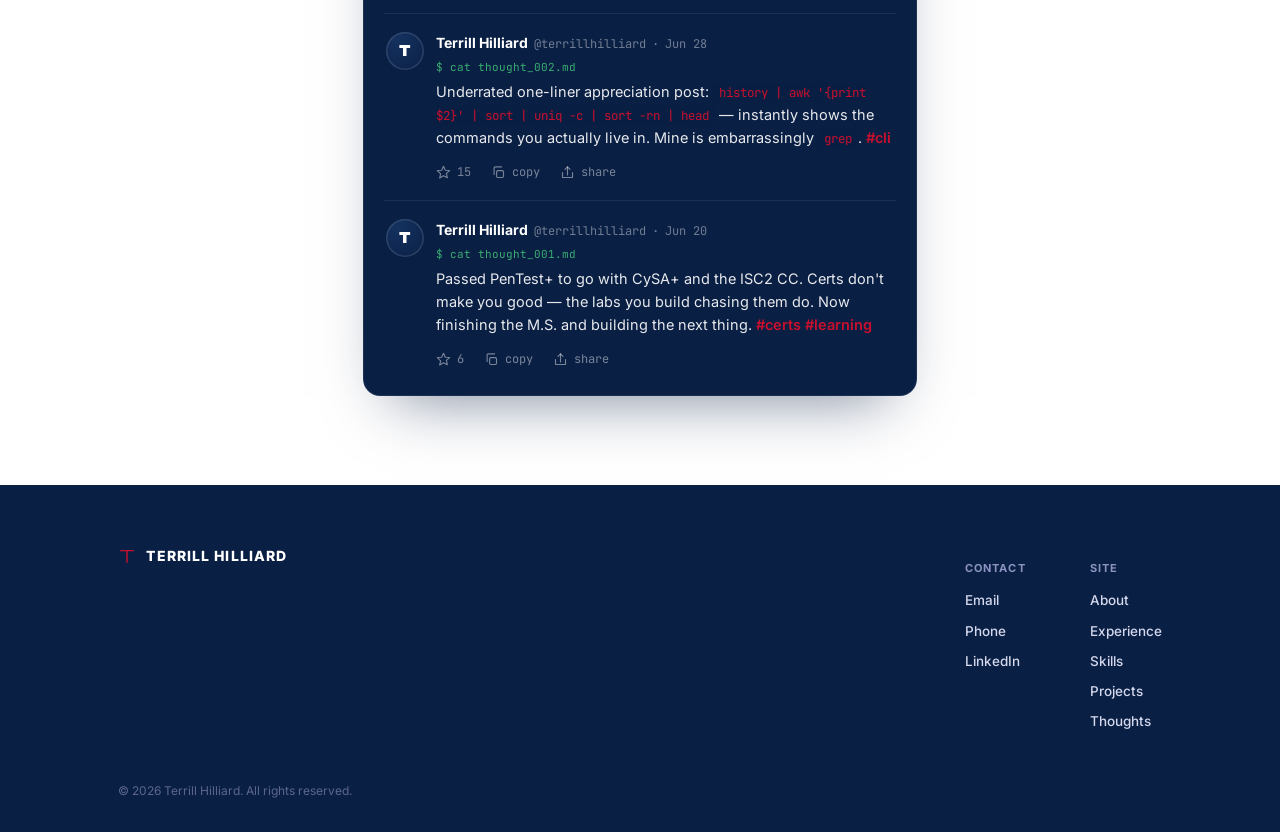
<file: blog.html>
<!DOCTYPE html>
<html lang="en">
<head>
<meta charset="UTF-8">
<meta name="viewport" content="width=device-width, initial-scale=1.0">
<title>Thoughts — Terrill Hilliard</title>
<meta name="description" content="Unfiltered field notes from IT & security operations — a terminal-style thoughts feed from Terrill Hilliard.">
<link rel="icon" type="image/svg+xml" href="favicon.svg">
<link rel="apple-touch-icon" href="favicon.svg">
<link href="https://fonts.googleapis.com/css2?family=Archivo+Black&family=Inter:wght@400;500;600;700;800&family=JetBrains+Mono:wght@400;500;600&display=swap" rel="stylesheet">
<link rel="stylesheet" href="styles.css?v=20260715">
</head>
<body>

<canvas id="hero3d" aria-hidden="true"></canvas>

<!-- NAV -->
<header class="nav-wrap">
  <nav class="nav">
    <a href="index.html#top" class="brand">
      <svg class="brand-mark" viewBox="0 0 100 100" aria-hidden="true"><path d="M15,20 H85 M50,20 V85" stroke-linecap="round"/></svg>
      <span>TERRILL HILLIARD</span>
    </a>
    <div class="nav-links">
      <a href="index.html#about">About</a>
      <a href="index.html#experience">Experience</a>
      <a href="index.html#skills">Skills</a>
      <a href="index.html#projects">Projects</a>
      <a href="blog.html">Thoughts</a>
      <a href="index.html#contact">Contact</a>
    </div>
    <a class="nav-social" href="https://www.linkedin.com/in/terrill-hilliard-a989482b8/" target="_blank" rel="noopener" aria-label="LinkedIn"><svg viewBox="0 0 24 24" aria-hidden="true"><path d="M4.98 3.5C4.98 4.88 3.87 6 2.5 6S0 4.88 0 3.5 1.12 1 2.5 1 4.98 2.12 4.98 3.5zM.5 8h4V24h-4V8zM8 8h3.8v2.2h.05c.53-1 1.83-2.2 3.77-2.2 4.03 0 4.78 2.65 4.78 6.1V24h-4v-6.9c0-1.65-.03-3.77-2.3-3.77-2.3 0-2.65 1.8-2.65 3.65V24H8V8z"/></svg></a>
    <a class="nav-social" href="https://github.com/terrillhilliard" target="_blank" rel="noopener" aria-label="GitHub"><svg viewBox="0 0 24 24" aria-hidden="true"><path d="M12 .3a12 12 0 0 0-3.79 23.39c.6.11.82-.26.82-.58 0-.28-.01-1.03-.02-2.02-3.34.73-4.04-1.6-4.04-1.6-.55-1.38-1.34-1.75-1.34-1.75-1.09-.75.08-.73.08-.73 1.2.08 1.84 1.24 1.84 1.24 1.07 1.83 2.81 1.3 3.5.99.1-.78.42-1.3.76-1.6-2.66-.3-5.46-1.33-5.46-5.93 0-1.31.47-2.38 1.24-3.22-.12-.3-.54-1.52.12-3.18 0 0 1.01-.32 3.3 1.23a11.5 11.5 0 0 1 6.02 0c2.29-1.55 3.3-1.23 3.3-1.23.66 1.66.24 2.88.12 3.18.77.84 1.23 1.91 1.23 3.22 0 4.61-2.8 5.62-5.47 5.92.43.37.82 1.1.82 2.22 0 1.6-.02 2.89-.02 3.29 0 .32.22.7.83.58A12 12 0 0 0 12 .3Z"/></svg></a>
    <a class="pill-btn nav-cta" href="https://calendly.com/terrillhilliard/30min" target="_blank" rel="noopener">Schedule Consultation</a>
    <button class="nav-toggle" id="navToggle" aria-label="Toggle menu">
      <span></span><span></span><span></span>
    </button>
  </nav>
  <div class="nav-mobile" id="navMobile">
    <a href="index.html#about">About</a>
    <a href="index.html#experience">Experience</a>
    <a href="index.html#skills">Skills</a>
    <a href="index.html#projects">Projects</a>
    <a href="blog.html">Thoughts</a>
    <a href="index.html#contact">Contact</a>
    <a href="https://www.linkedin.com/in/terrill-hilliard-a989482b8/" target="_blank" rel="noopener">LinkedIn &#8599;</a>
  </div>
</header>

<!-- THOUGHTS FEED -->
<section class="feed-page">
  <div class="feed-head">
    <p class="section-eyebrow reveal"><span class="sq"></span>Thoughts</p>
    <h1 class="section-title reveal" style="font-size: clamp(30px, 5vw, 48px);">Raw notes, posted whenever.</h1>
    <p class="hero-sub reveal">Part feed, part terminal &mdash; unfiltered notes from IT &amp; security ops.
      Type <code>help</code> in the prompt, click a <code>#tag</code>, or <code>grep</code> the stream.</p>
  </div>

  <div class="term-window reveal">
    <div class="term-bar">
      <span class="term-dots" aria-hidden="true"><i class="td r"></i><i class="td y"></i><i class="td g"></i></span>
      <span class="term-path">terrill@soc: ~/thoughts</span>
      <span class="term-live"><span class="term-live-dot" aria-hidden="true"></span><span id="feedClock">--:--:--</span></span>
    </div>

    <div class="term-body">
      <div class="feed-profile">
        <span class="feed-avatar" aria-hidden="true">T</span>
        <div class="feed-id">
          <div class="feed-name">Terrill Hilliard
            <svg class="feed-check" viewBox="0 0 24 24" aria-label="verified"><path fill="currentColor" d="M12 2l2.4 1.8 3 .2.9 2.9L20.5 9l-.9 2.9.9 2.9-2.2 1.9-.9 2.9-3 .2L12 22l-2.4-1.3-3-.2-.9-2.9L3.5 15l.9-2.9L3.5 9l2.2-1.9.9-2.9 3-.2z"/><path fill="#0a1f44" d="M10.6 14.6l-2.2-2.2-1.1 1.1 3.3 3.3 5.6-5.6-1.1-1.1z"/></svg>
          </div>
          <div class="feed-handle">@terrillhilliard</div>
          <p class="feed-bio">IT Support &amp; Security Ops &middot; red + blue + AI &middot; shipping JURIS AI</p>
          <div class="feed-stats">
            <span><b id="feedCount">0</b>&nbsp;posts</span>
            <span><b>est.</b>&nbsp;2026</span>
            <span class="feed-online"><i></i>online</span>
          </div>
        </div>
      </div>

      <form class="feed-cmd" id="feedCmd" autocomplete="off" spellcheck="false">
        <label class="feed-prompt" for="feedCmdInput">terrill@feed:~$</label>
        <span class="feed-cmd-wrap">
          <input id="feedCmdInput" class="feed-cmd-input" type="text"
                 placeholder="help &middot; grep &lt;term&gt; &middot; tag &lt;name&gt; &middot; latest &middot; oldest &middot; clear"
                 aria-label="Feed command">
          <span class="feed-caret" aria-hidden="true"></span>
        </span>
      </form>
      <div class="feed-cmd-out" id="feedCmdOut" role="status" aria-live="polite"></div>

      <div class="feed-tags" id="feedTags" aria-label="Filter by tag"></div>

      <div class="feed-list" id="feedList"></div>
      <div class="feed-empty" id="feedEmpty" hidden>grep: no matching thoughts &mdash; type <code>clear</code> to reset.</div>
    </div>
  </div>
</section>

<footer class="footer">
  <div class="footer-inner">
    <a href="index.html#top" class="brand">
      <svg class="brand-mark" viewBox="0 0 100 100" aria-hidden="true"><path d="M15,20 H85 M50,20 V85" stroke-linecap="round"/></svg>
      <span>TERRILL HILLIARD</span>
    </a>
    <div class="footer-cols">
      <div>
        <h4>Contact</h4>
        <a href="mailto:terrillhilliard96@gmail.com">Email</a>
        <a href="tel:8189340699">Phone</a>
        <a href="https://www.linkedin.com/in/terrill-hilliard-a989482b8/" target="_blank" rel="noopener">LinkedIn</a>
      </div>
      <div>
        <h4>Site</h4>
        <a href="index.html#about">About</a>
        <a href="index.html#experience">Experience</a>
        <a href="index.html#skills">Skills</a>
        <a href="index.html#projects">Projects</a>
        <a href="blog.html">Thoughts</a>
      </div>
    </div>
  </div>
  <p class="footer-copy">&copy; 2026 Terrill Hilliard. All rights reserved.</p>
</footer>

<script src="fx.js?v=20260715"></script>
<script src="feed.js?v=20260715"></script>
<script src="script.js?v=20260715"></script>
</body>
</html>
</file>
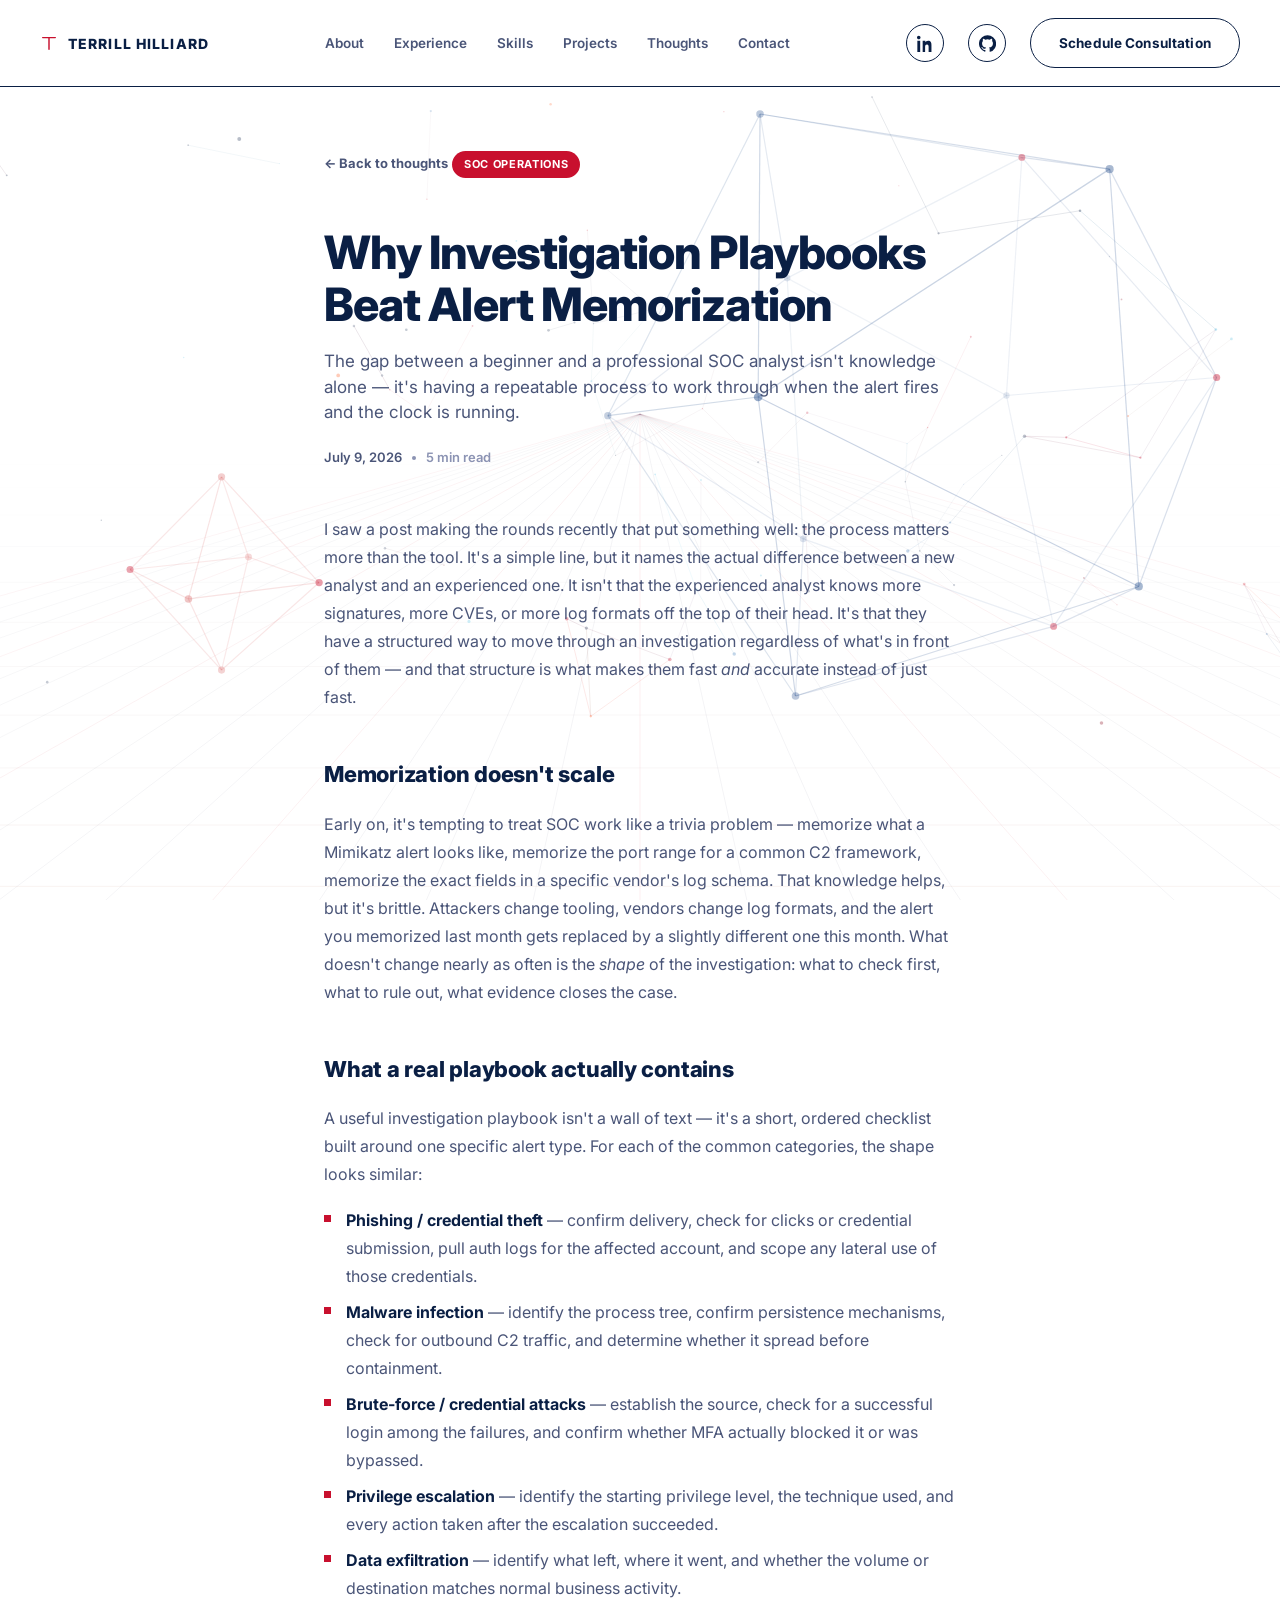
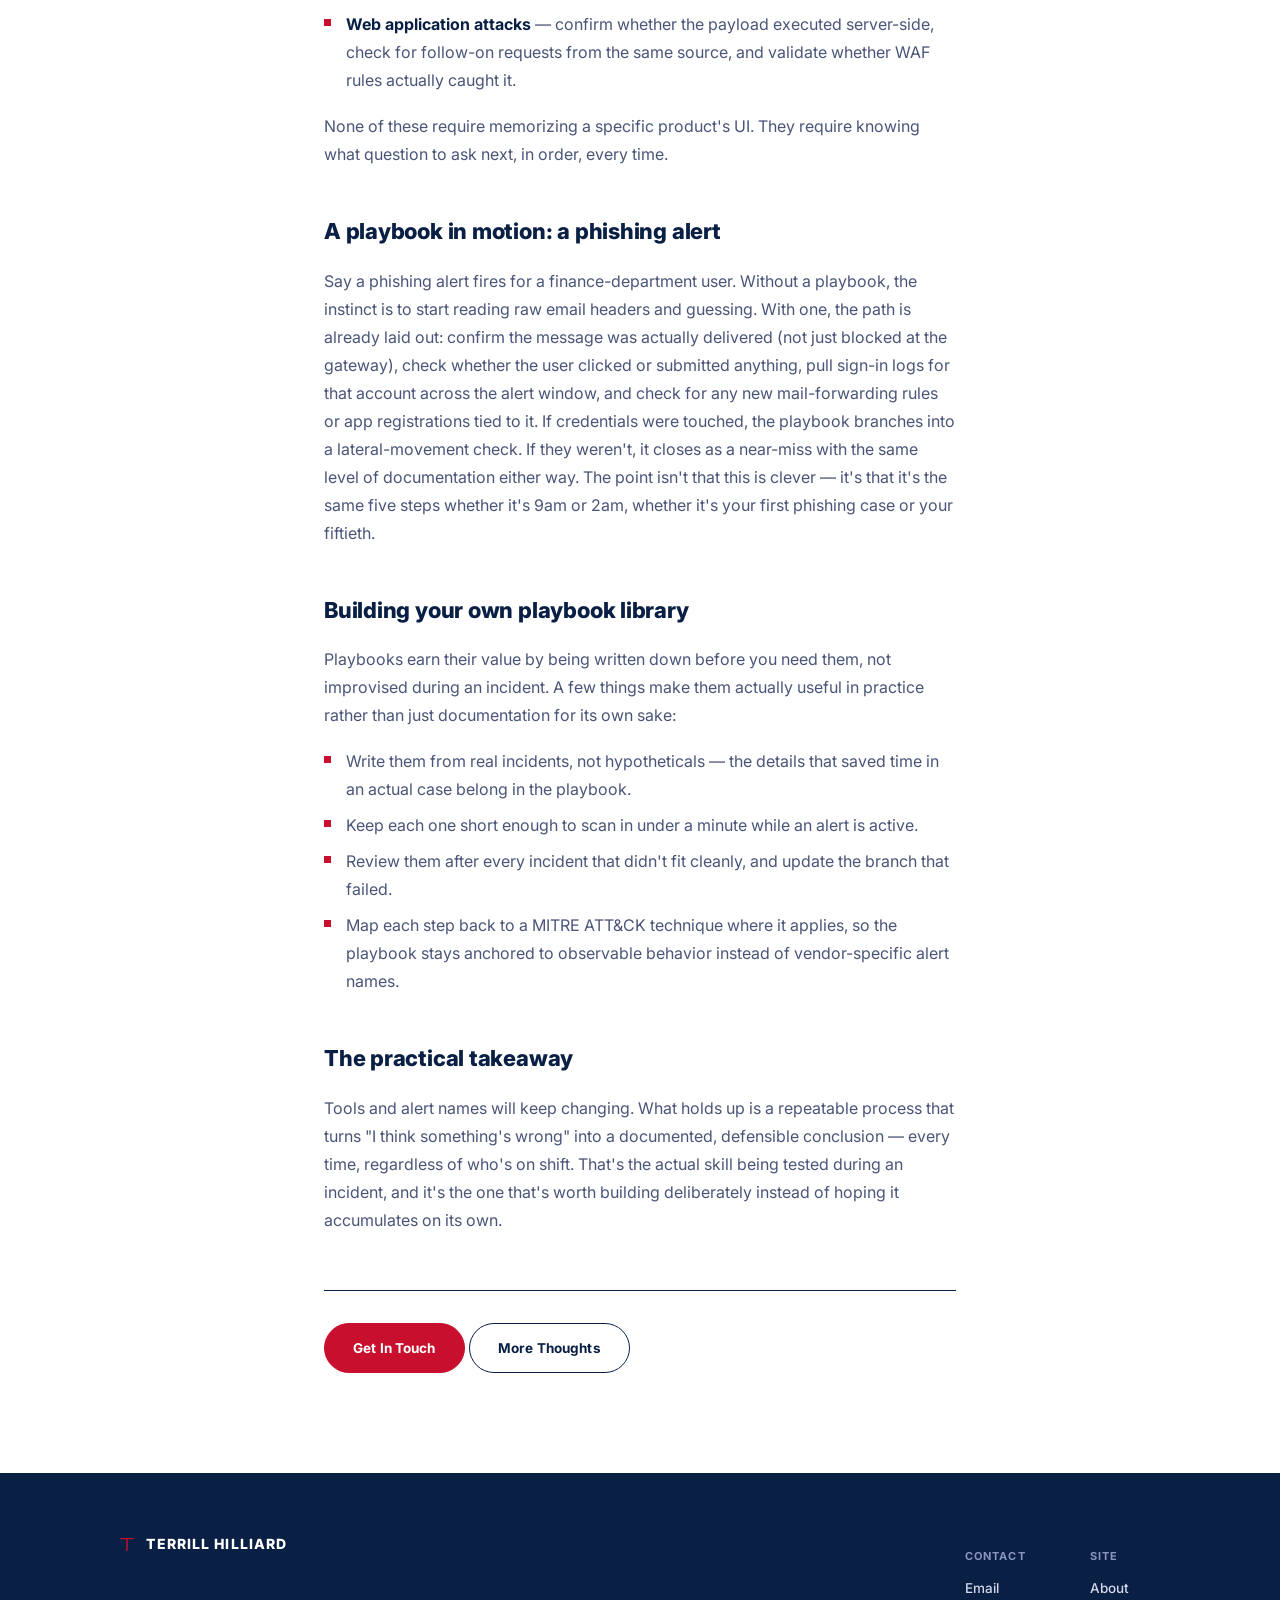
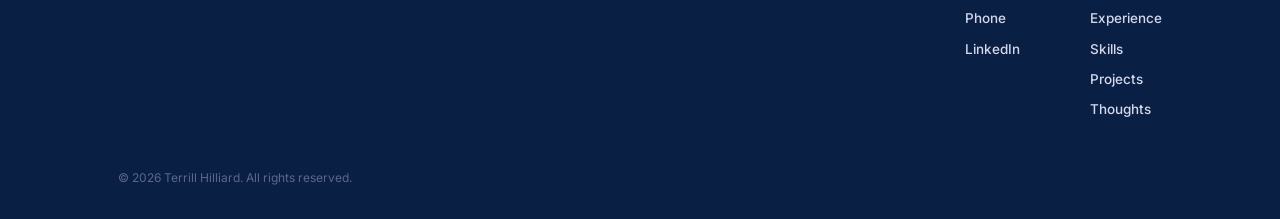
<file: post-soc-investigation-playbooks.html>
<!DOCTYPE html>
<html lang="en">
<head>
<meta charset="UTF-8">
<meta name="viewport" content="width=device-width, initial-scale=1.0">
<title>Why Investigation Playbooks Beat Alert Memorization — Terrill Hilliard</title>
<meta name="description" content="The gap between a beginner and a professional SOC analyst isn't knowledge — it's having a repeatable process to work through under pressure. Notes on building playbooks that hold up.">
<link rel="icon" type="image/svg+xml" href="favicon.svg">
<link rel="apple-touch-icon" href="favicon.svg">
<link href="https://fonts.googleapis.com/css2?family=Archivo+Black&family=Inter:wght@400;500;600;700;800&display=swap" rel="stylesheet">
<link rel="stylesheet" href="styles.css?v=20260715">
</head>
<body>

<canvas id="hero3d" aria-hidden="true"></canvas>

<header class="nav-wrap">
  <nav class="nav">
    <a href="index.html#top" class="brand">
      <svg class="brand-mark" viewBox="0 0 100 100" aria-hidden="true"><path d="M15,20 H85 M50,20 V85" stroke-linecap="round"/></svg>
      <span>TERRILL HILLIARD</span>
    </a>
    <div class="nav-links">
      <a href="index.html#about">About</a>
      <a href="index.html#experience">Experience</a>
      <a href="index.html#skills">Skills</a>
      <a href="index.html#projects">Projects</a>
      <a href="blog.html">Thoughts</a>
      <a href="index.html#contact">Contact</a>
    </div>
    <a class="nav-social" href="https://www.linkedin.com/in/terrill-hilliard-a989482b8/" target="_blank" rel="noopener" aria-label="LinkedIn"><svg viewBox="0 0 24 24" aria-hidden="true"><path d="M4.98 3.5C4.98 4.88 3.87 6 2.5 6S0 4.88 0 3.5 1.12 1 2.5 1 4.98 2.12 4.98 3.5zM.5 8h4V24h-4V8zM8 8h3.8v2.2h.05c.53-1 1.83-2.2 3.77-2.2 4.03 0 4.78 2.65 4.78 6.1V24h-4v-6.9c0-1.65-.03-3.77-2.3-3.77-2.3 0-2.65 1.8-2.65 3.65V24H8V8z"/></svg></a>
    <a class="nav-social" href="https://github.com/terrillhilliard" target="_blank" rel="noopener" aria-label="GitHub"><svg viewBox="0 0 24 24" aria-hidden="true"><path d="M12 .3a12 12 0 0 0-3.79 23.39c.6.11.82-.26.82-.58 0-.28-.01-1.03-.02-2.02-3.34.73-4.04-1.6-4.04-1.6-.55-1.38-1.34-1.75-1.34-1.75-1.09-.75.08-.73.08-.73 1.2.08 1.84 1.24 1.84 1.24 1.07 1.83 2.81 1.3 3.5.99.1-.78.42-1.3.76-1.6-2.66-.3-5.46-1.33-5.46-5.93 0-1.31.47-2.38 1.24-3.22-.12-.3-.54-1.52.12-3.18 0 0 1.01-.32 3.3 1.23a11.5 11.5 0 0 1 6.02 0c2.29-1.55 3.3-1.23 3.3-1.23.66 1.66.24 2.88.12 3.18.77.84 1.23 1.91 1.23 3.22 0 4.61-2.8 5.62-5.47 5.92.43.37.82 1.1.82 2.22 0 1.6-.02 2.89-.02 3.29 0 .32.22.7.83.58A12 12 0 0 0 12 .3Z"/></svg></a>
    <a class="pill-btn nav-cta" href="https://calendly.com/terrillhilliard/30min" target="_blank" rel="noopener">Schedule Consultation</a>
    <button class="nav-toggle" id="navToggle" aria-label="Toggle menu">
      <span></span><span></span><span></span>
    </button>
  </nav>
  <div class="nav-mobile" id="navMobile">
    <a href="index.html#about">About</a>
    <a href="index.html#experience">Experience</a>
    <a href="index.html#skills">Skills</a>
    <a href="index.html#projects">Projects</a>
    <a href="blog.html">Thoughts</a>
    <a href="index.html#contact">Contact</a>
    <a href="https://www.linkedin.com/in/terrill-hilliard-a989482b8/" target="_blank" rel="noopener">LinkedIn &#8599;</a>
  </div>
</header>

<article class="article">
  <a class="back-link" href="blog.html">&larr; Back to thoughts</a>
  <span class="post-tag">SOC Operations</span>
  <h1 class="article-title">Why Investigation Playbooks Beat Alert Memorization</h1>
  <p class="article-dek">The gap between a beginner and a professional SOC analyst isn't knowledge alone — it's having a repeatable process to work through when the alert fires and the clock is running.</p>
  <p class="article-meta">
    <time datetime="2026-07-09">July 9, 2026</time>
    <span class="dot" aria-hidden="true"></span>
    <span>5 min read</span>
  </p>

  <div class="article-body">
    <p>I saw a post making the rounds recently that put something well: the process matters more than the tool. It's a simple line, but it names the actual difference between a new analyst and an experienced one. It isn't that the experienced analyst knows more signatures, more CVEs, or more log formats off the top of their head. It's that they have a structured way to move through an investigation regardless of what's in front of them &mdash; and that structure is what makes them fast <em>and</em> accurate instead of just fast.</p>

    <h2>Memorization doesn't scale</h2>
    <p>Early on, it's tempting to treat SOC work like a trivia problem &mdash; memorize what a Mimikatz alert looks like, memorize the port range for a common C2 framework, memorize the exact fields in a specific vendor's log schema. That knowledge helps, but it's brittle. Attackers change tooling, vendors change log formats, and the alert you memorized last month gets replaced by a slightly different one this month. What doesn't change nearly as often is the <em>shape</em> of the investigation: what to check first, what to rule out, what evidence closes the case.</p>

    <h2>What a real playbook actually contains</h2>
    <p>A useful investigation playbook isn't a wall of text — it's a short, ordered checklist built around one specific alert type. For each of the common categories, the shape looks similar:</p>
    <ul>
      <li><strong>Phishing / credential theft</strong> &mdash; confirm delivery, check for clicks or credential submission, pull auth logs for the affected account, and scope any lateral use of those credentials.</li>
      <li><strong>Malware infection</strong> &mdash; identify the process tree, confirm persistence mechanisms, check for outbound C2 traffic, and determine whether it spread before containment.</li>
      <li><strong>Brute-force / credential attacks</strong> &mdash; establish the source, check for a successful login among the failures, and confirm whether MFA actually blocked it or was bypassed.</li>
      <li><strong>Privilege escalation</strong> &mdash; identify the starting privilege level, the technique used, and every action taken after the escalation succeeded.</li>
      <li><strong>Data exfiltration</strong> &mdash; identify what left, where it went, and whether the volume or destination matches normal business activity.</li>
      <li><strong>Web application attacks</strong> &mdash; confirm whether the payload executed server-side, check for follow-on requests from the same source, and validate whether WAF rules actually caught it.</li>
    </ul>
    <p>None of these require memorizing a specific product's UI. They require knowing what question to ask next, in order, every time.</p>

    <h2>A playbook in motion: a phishing alert</h2>
    <p>Say a phishing alert fires for a finance-department user. Without a playbook, the instinct is to start reading raw email headers and guessing. With one, the path is already laid out: confirm the message was actually delivered (not just blocked at the gateway), check whether the user clicked or submitted anything, pull sign-in logs for that account across the alert window, and check for any new mail-forwarding rules or app registrations tied to it. If credentials were touched, the playbook branches into a lateral-movement check. If they weren't, it closes as a near-miss with the same level of documentation either way. The point isn't that this is clever &mdash; it's that it's the same five steps whether it's 9am or 2am, whether it's your first phishing case or your fiftieth.</p>

    <h2>Building your own playbook library</h2>
    <p>Playbooks earn their value by being written down before you need them, not improvised during an incident. A few things make them actually useful in practice rather than just documentation for its own sake:</p>
    <ul>
      <li>Write them from real incidents, not hypotheticals &mdash; the details that saved time in an actual case belong in the playbook.</li>
      <li>Keep each one short enough to scan in under a minute while an alert is active.</li>
      <li>Review them after every incident that didn't fit cleanly, and update the branch that failed.</li>
      <li>Map each step back to a MITRE ATT&amp;CK technique where it applies, so the playbook stays anchored to observable behavior instead of vendor-specific alert names.</li>
    </ul>

    <h2>The practical takeaway</h2>
    <p>Tools and alert names will keep changing. What holds up is a repeatable process that turns "I think something's wrong" into a documented, defensible conclusion &mdash; every time, regardless of who's on shift. That's the actual skill being tested during an incident, and it's the one that's worth building deliberately instead of hoping it accumulates on its own.</p>
  </div>

  <div class="article-cta">
    <a class="pill-btn primary" href="index.html#contact">Get In Touch</a>
    <a class="pill-btn ghost" href="blog.html">More Thoughts</a>
  </div>
</article>

<footer class="footer">
  <div class="footer-inner">
    <a href="index.html#top" class="brand">
      <svg class="brand-mark" viewBox="0 0 100 100" aria-hidden="true"><path d="M15,20 H85 M50,20 V85" stroke-linecap="round"/></svg>
      <span>TERRILL HILLIARD</span>
    </a>
    <div class="footer-cols">
      <div>
        <h4>Contact</h4>
        <a href="mailto:terrillhilliard96@gmail.com">Email</a>
        <a href="tel:8189340699">Phone</a>
        <a href="https://www.linkedin.com/in/terrill-hilliard-a989482b8/" target="_blank" rel="noopener">LinkedIn</a>
      </div>
      <div>
        <h4>Site</h4>
        <a href="index.html#about">About</a>
        <a href="index.html#experience">Experience</a>
        <a href="index.html#skills">Skills</a>
        <a href="index.html#projects">Projects</a>
        <a href="blog.html">Thoughts</a>
      </div>
    </div>
  </div>
  <p class="footer-copy">&copy; 2026 Terrill Hilliard. All rights reserved.</p>
</footer>

<script src="fx.js?v=20260715"></script>
<script src="script.js?v=20260715"></script>
</body>
</html>
</file>
<file: styles.css>
/* ---------- Base ---------- */
:root{
  --bg: #ffffff;
  --bg-alt: #f2f4f9;
  --ink: #0a1f44;
  --ink-dim: #4a5578;
  --ink-faint: #8b93b3;
  --line: rgba(10,31,68,0.16);
  --accent: #c8102e;
  --accent-ink: #ffffff;
  --radius-lg: 20px;
  --radius-md: 14px;
  --radius-sm: 999px;
}

*{ box-sizing: border-box; }
html{ scroll-behavior: smooth; }

body{
  margin:0;
  background: var(--bg);
  color: var(--ink);
  font-family: "Inter", -apple-system, BlinkMacSystemFont, "Segoe UI", Roboto, Helvetica, Arial, sans-serif;
  line-height: 1.5;
  overflow-x: hidden;
}

a{ color: inherit; text-decoration: none; }
ul{ margin:0; padding:0; list-style:none; }

h1,h2,h3,p{ margin:0; }

/* ---------- AI voice agent: red mic button + callout ---------- */
.ai-mic-fab{
  position: fixed;
  right: 24px;
  bottom: 24px;
  z-index: 220;
  width: 62px; height: 62px;
  border-radius: 50%;
  border: none;
  cursor: pointer;
  background: var(--accent);
  display: flex;
  align-items: center;
  justify-content: center;
  box-shadow: 0 14px 30px -8px rgba(200,16,46,0.65), 0 0 0 6px rgba(200,16,46,0.12);
  transition: transform 0.2s ease, box-shadow 0.2s ease, background 0.2s ease;
}
.ai-mic-fab:hover{
  transform: translateY(-3px) scale(1.05);
  box-shadow: 0 20px 38px -10px rgba(200,16,46,0.75), 0 0 0 8px rgba(200,16,46,0.16);
}
.ai-mic-fab:active{ transform: translateY(0) scale(0.98); }
.ai-mic-fab:focus-visible{ outline: 3px solid var(--ink); outline-offset: 3px; }
.ai-mic-glyph{ position: relative; z-index: 1; display: flex; }
.ai-mic-ico{ width: 26px; height: 26px; }
.ai-mic-ring{
  position: absolute;
  inset: 0;
  border-radius: 50%;
  border: 2px solid var(--accent);
  opacity: 0;
  pointer-events: none;
}
.ai-mic-fab.is-active{ background: #a20d24; }
.ai-mic-fab.is-active .ai-mic-ring{ animation: aiMicPulse 1.5s ease-out infinite; }
@keyframes aiMicPulse{
  0%   { transform: scale(1);   opacity: 0.7; }
  100% { transform: scale(1.9); opacity: 0; }
}
.ai-mic-fab.is-connecting .ai-mic-glyph{ animation: aiMicBlink 1s ease-in-out infinite; }
@keyframes aiMicBlink{ 0%,100%{ opacity: 1; } 50%{ opacity: 0.4; } }

.ai-mic-status{
  position: fixed;
  right: 98px;
  bottom: 40px;
  z-index: 220;
  background: var(--ink);
  color: #fff;
  font-size: 12.5px;
  font-weight: 600;
  letter-spacing: 0.02em;
  padding: 8px 14px;
  border-radius: 999px;
  white-space: nowrap;
  opacity: 0;
  transform: translateX(8px);
  transition: opacity 0.25s ease, transform 0.25s ease;
  pointer-events: none;
}
.ai-mic-status.show{ opacity: 1; transform: translateX(0); }

.ai-callout{
  position: fixed;
  right: 24px;
  bottom: 96px;
  z-index: 215;
  width: min(196px, calc(100vw - 40px));
  background: #fff;
  color: var(--ink);
  border: 1.5px solid var(--ink);
  border-radius: 12px;
  padding: 10px 24px 11px 13px;
  box-shadow: 0 16px 34px -14px rgba(10,31,68,0.3);
  opacity: 0;
  transform: translateY(14px) scale(0.96);
  transform-origin: bottom right;
  transition: opacity 0.25s ease, transform 0.25s cubic-bezier(0.22,1,0.36,1);
  pointer-events: none;
}
.ai-callout.ai-callout-show{
  opacity: 1;
  transform: translateY(0) scale(1);
  pointer-events: auto;
}
/* chevron toggle — sits to the left of the mic FAB */
.ai-panel-toggle{
  position: fixed;
  right: 94px;
  bottom: 32px;
  z-index: 221;
  width: 34px; height: 34px;
  border-radius: 50%;
  border: 1.5px solid rgba(255,255,255,0.16);
  background: var(--ink);
  color: #fff;
  cursor: pointer;
  display: flex;
  align-items: center;
  justify-content: center;
  box-shadow: 0 8px 20px -8px rgba(10,31,68,0.6);
  transition: transform 0.2s ease, background 0.2s ease;
}
.ai-panel-toggle svg{ width: 16px; height: 16px; transition: transform 0.25s ease; }
.ai-panel-toggle:hover{ transform: translateY(-2px); }
.ai-panel-toggle.is-open svg{ transform: rotate(180deg); }
.ai-panel-toggle:focus-visible{ outline: 2px solid var(--accent); outline-offset: 3px; }
.ai-callout.ai-callout-hide{
  opacity: 0;
  transform: translateY(18px) scale(0.96);
  pointer-events: none;
}
.ai-callout::after{
  content: "";
  position: absolute;
  right: 26px;
  bottom: -8px;
  width: 16px; height: 16px;
  background: #fff;
  border-right: 1.5px solid var(--ink);
  border-bottom: 1.5px solid var(--ink);
  transform: rotate(45deg);
  border-radius: 3px;
}
.ai-callout-x{
  position: absolute;
  top: 3px; right: 6px;
  background: none;
  border: none;
  color: rgba(10,31,68,0.55);
  font-size: 16px;
  line-height: 1;
  cursor: pointer;
  padding: 4px;
}
.ai-callout-x:hover{ color: var(--ink); }
.ai-callout-wave{ display: inline-flex; vertical-align: -2px; color: var(--accent); }
.ai-callout-wave svg{ width: 13px; height: 13px; }
.ai-callout-body{
  margin: 0;
  font-size: 11.5px;
  line-height: 1.45;
  color: var(--ink);
}
.ai-callout-body strong{ color: var(--ink); font-weight: 700; }
.ai-callout-credit{
  margin-top: 12px;
  padding-top: 11px;
  border-top: 1px solid rgba(10,31,68,0.18);
  font-size: 11.5px;
  line-height: 1.45;
  color: rgba(10,31,68,0.72);
}
.ai-callout-credit strong{ color: var(--ink); font-weight: 800; }
@media (prefers-reduced-motion: reduce){
  .ai-callout{ transition: none; }
  .ai-panel-toggle svg{ transition: none; }
  .ai-mic-fab.is-active .ai-mic-ring,
  .ai-mic-fab.is-connecting .ai-mic-glyph{ animation: none; }
}
@media (max-width: 560px){
  .ai-mic-fab{ right: 16px; bottom: 16px; }
  .ai-mic-status{ right: 86px; bottom: 32px; }
  .ai-callout{ bottom: 92px; right: 16px; }
  .ai-panel-toggle{ right: 84px; bottom: 24px; }
}

/* ---------- 3D background canvas ---------- */
#hero3d{
  position: fixed;
  inset: 0;
  z-index: 0;
  pointer-events: none;
}

.display{ font-family: "Archivo Black", "Inter", sans-serif; }

/* ---------- Corner ticks ---------- */
.tick-frame{ position: relative; }
.tick{
  position: absolute;
  width: 14px; height: 14px;
  pointer-events: none;
}
.tick::before, .tick::after{
  content: "";
  position: absolute;
  background: var(--accent);
}
.tick::before{ width: 100%; height: 2px; top: 6px; left: 0; }
.tick::after{ width: 2px; height: 100%; left: 6px; top: 0; }
.tick-tl{ top: 18px; left: 18px; }
.tick-tr{ top: 18px; right: 18px; }
.tick-bl{ bottom: 18px; left: 18px; }
.tick-br{ bottom: 18px; right: 18px; }

.sq{
  display: inline-block;
  width: 8px; height: 8px;
  background: var(--accent);
  margin-right: 10px;
  vertical-align: middle;
}

/* ---------- Cards ---------- */
.glass{
  background: #fff;
  border: 1.5px solid var(--ink);
  border-radius: var(--radius-lg);
  box-shadow: 4px 4px 0 rgba(10,31,68,0.08);
}

/* ---------- Nav ---------- */
.nav-wrap{
  position: fixed;
  top: 0;
  left: 0; right: 0;
  z-index: 100;
  display: flex;
  flex-direction: column;
  align-items: center;
  background: rgba(255,255,255,0.88);
  backdrop-filter: blur(10px);
  -webkit-backdrop-filter: blur(10px);
  border-bottom: 1.5px solid var(--ink);
}
.nav{
  width: min(1200px, 94vw);
  display: flex;
  align-items: center;
  gap: 24px;
  padding: 18px 0;
}
.brand{
  display: flex;
  align-items: center;
  gap: 10px;
  font-size: 14px;
  font-weight: 800;
  letter-spacing: 0.08em;
  white-space: nowrap;
}
.brand-mark{
  width: 18px; height: 18px;
  fill: none;
  stroke: var(--accent);
  stroke-width: 8;
}
.nav-links{
  display: flex;
  gap: 30px;
  margin: 0 auto;
  font-size: 13.5px;
  font-weight: 600;
  color: var(--ink-dim);
}
.nav-links a:hover{ color: var(--ink); }
.nav-cta{ font-size: 12.5px; padding: 11px 22px; }

.nav-social{
  display: inline-flex;
  align-items: center;
  justify-content: center;
  width: 38px; height: 38px;
  border: 1.5px solid var(--ink);
  border-radius: 50%;
  color: var(--ink);
  transition: transform 0.2s ease, background 0.2s ease, color 0.2s ease, box-shadow 0.2s ease;
  flex-shrink: 0;
}
.nav-social svg{ width: 17px; height: 17px; fill: currentColor; }
.nav-social:hover{
  background: var(--accent);
  color: #fff;
  border-color: var(--accent);
  transform: translateY(-2px);
  box-shadow: 0 10px 22px -10px rgba(200,16,46,0.6);
}

.nav-toggle{
  display: none;
  flex-direction: column;
  gap: 4px;
  background: none;
  border: none;
  cursor: pointer;
  padding: 8px;
}
.nav-toggle span{
  width: 18px; height: 2px; background: var(--ink);
}
.nav-mobile{
  display: none;
  flex-direction: column;
  width: 100%;
  padding: 8px 3vw 20px;
  gap: 16px;
  font-size: 15px;
  font-weight: 600;
}
.nav-mobile.open{ display: flex; }

/* ---------- Buttons ---------- */
.pill-btn{
  display: inline-flex;
  align-items: center;
  gap: 6px;
  padding: 14px 28px;
  border-radius: var(--radius-sm);
  font-size: 13.5px;
  font-weight: 700;
  letter-spacing: 0.01em;
  border: 1.5px solid var(--ink);
  transition: transform 0.2s ease, background 0.2s ease;
  white-space: nowrap;
}
.pill-btn:hover{ transform: translateY(-2px); }
.pill-btn.primary{
  background: var(--accent);
  color: #fff;
  border-color: var(--accent);
}
.pill-btn.ghost{
  background: transparent;
  color: var(--ink);
}
.pill-btn.ghost:hover{ background: var(--ink); color: #fff; }

/* ---------- Hero ---------- */
.hero{
  position: relative;
  z-index: 1;
  padding: 150px 3vw 0;
  max-width: 1400px;
  margin: 0 auto;
}
.hero-grid{
  display: grid;
  grid-template-columns: 1.15fr 0.85fr;
  gap: 40px;
  align-items: start;
  padding-bottom: 70px;
}
.eyebrow{
  display: flex;
  align-items: center;
  font-size: 12.5px;
  letter-spacing: 0.1em;
  text-transform: uppercase;
  color: var(--ink);
  margin-bottom: 26px;
  font-weight: 700;
}
.hero-title{
  font-family: "Archivo Black", "Inter", sans-serif;
  font-size: clamp(46px, 6.4vw, 92px);
  font-weight: 400;
  letter-spacing: -0.01em;
  line-height: 0.98;
  text-transform: uppercase;
  text-shadow:
    1px 1px 0 rgba(10,31,68,0.14),
    2px 2px 0 rgba(10,31,68,0.11),
    3px 3px 0 rgba(10,31,68,0.08),
    5px 5px 0 rgba(10,31,68,0.05),
    8px 8px 18px rgba(10,31,68,0.14);
}
.accent-text{
  text-shadow:
    1px 1px 0 rgba(200,16,46,0.18),
    2px 2px 0 rgba(200,16,46,0.13),
    3px 3px 0 rgba(200,16,46,0.09),
    5px 5px 0 rgba(200,16,46,0.05),
    8px 8px 18px rgba(200,16,46,0.16);
}
.accent-text{ color: var(--accent); }
.hero-sub{
  margin-top: 30px;
  max-width: 460px;
  font-size: 16px;
  color: var(--ink-dim);
}
.hero-actions{
  display: flex;
  gap: 16px;
  margin-top: 40px;
  flex-wrap: wrap;
}

.hero-visual{
  display: flex;
  flex-direction: column;
  gap: 18px;
  padding-top: 6px;
  position: relative;
}
/* ambient red glow behind/around the navy HUD panel (base fill untouched) */
.hero-visual::before{
  content: "";
  position: absolute;
  inset: -10% -8% -14% -8%;
  z-index: -1;
  background: radial-gradient(58% 52% at 62% 42%,
    rgba(200,16,46,0.14), rgba(200,16,46,0.05) 46%, transparent 72%);
  filter: blur(26px);
  pointer-events: none;
}
.visual-tile{
  background: var(--ink);
  border-radius: var(--radius-lg);
  aspect-ratio: 1;
  display: flex;
  flex-direction: column;
  align-items: center;
  justify-content: center;
  gap: 18px;
  padding: 20px;
}
.visual-icon{ width: 58%; height: 58%; }
.visual-caption{
  font-size: 11px;
  letter-spacing: 0.14em;
  color: #fff;
  text-transform: uppercase;
  font-weight: 700;
}

/* ---------- Hero HUD tile (dynamic capability rotator) ---------- */
.hud-tile{
  justify-content: space-between;
  gap: 0;
  padding: 22px 24px;
  overflow: hidden;
  position: relative;
}
.hud-tile::before{
  content: "";
  position: absolute;
  inset: 0;
  background:
    linear-gradient(rgba(255,255,255,0.05) 1px, transparent 1px) 0 0 / 100% 26px,
    linear-gradient(90deg, rgba(255,255,255,0.05) 1px, transparent 1px) 0 0 / 26px 100%;
  opacity: 0.5;
  pointer-events: none;
}
.hud-top{
  display: flex;
  align-items: center;
  gap: 9px;
  width: 100%;
  position: relative;
  z-index: 1;
}
.hud-dot{
  width: 8px; height: 8px;
  border-radius: 50%;
  background: #4ade80;
  box-shadow: 0 0 10px #4ade80;
  animation: hudpulse 2s ease-in-out infinite;
}
@keyframes hudpulse{ 0%,100%{ opacity: 1; } 50%{ opacity: 0.4; } }
.hud-label{
  font-size: 10.5px;
  letter-spacing: 0.16em;
  color: rgba(255,255,255,0.7);
  font-weight: 700;
}
.hud-status{
  margin-left: auto;
  font-size: 10px;
  letter-spacing: 0.14em;
  color: #4ade80;
  font-weight: 700;
}
.hud-rotator{
  position: relative;
  flex: 1;
  width: 100%;
  min-height: 236px;
  z-index: 1;
}
.hud-slide{
  position: absolute;
  inset: 0;
  display: flex;
  flex-direction: column;
  justify-content: center;
  gap: 16px;
  opacity: 0;
  transform: translateY(14px) scale(0.97);
  transition: opacity 0.6s ease, transform 0.6s ease;
  pointer-events: none;
}
.hud-slide.is-active{
  opacity: 1;
  transform: translateY(0) scale(1);
}
.hud-slide-head{
  display: flex;
  align-items: center;
  gap: 12px;
}
.hud-ico{ width: 42px; height: 42px; flex-shrink: 0; }
.hud-name{
  font-size: 17px;
  font-weight: 800;
  color: #fff;
  letter-spacing: -0.01em;
}
/* ---- Live terminal inside each capability slide ---- */
.hud-term{
  font-family: "JetBrains Mono", ui-monospace, "SF Mono", Menlo, Consolas, monospace;
  font-size: 12px;
  line-height: 1.55;
  color: rgba(255,255,255,0.8);
  min-height: 132px;
  white-space: pre-wrap;
  word-break: break-word;
}
.hud-term .tl{ display: block; }
.hud-term .prompt{ color: #4ade80; font-weight: 600; }   /* terminal green */
.hud-term .cmd{ color: #eaf2ff; }
.hud-term .out{ color: rgba(255,255,255,0.62); }
.hud-term .ok{ color: #4ade80; }
.hud-term .warn{ color: #f5b301; }                        /* amber */
.hud-term .alert{ color: #ff6b7d; }                       /* on-brand red */
.hud-term .cursor{
  display: inline-block;
  width: 7px; height: 14px;
  margin-left: 2px;
  background: #4ade80;
  vertical-align: -2px;
  animation: hudCaret 1s steps(1) infinite;
}
@keyframes hudCaret{ 0%,50%{ opacity: 1; } 50.01%,100%{ opacity: 0; } }

/* Hover: green terminal-style glow + border pulse (no transform — the tile
   already carries a parallax transform from fx.js, so we glow via shadow). */
.hud-tile{ transition: box-shadow 0.3s ease, border-color 0.3s ease; }
.hero-visual:hover .hud-tile,
.hud-tile:hover{
  border-color: rgba(74,222,128,0.55);
  box-shadow: 0 0 0 1px rgba(74,222,128,0.35),
              0 18px 46px -20px rgba(74,222,128,0.45),
              inset 0 0 26px rgba(74,222,128,0.06);
}
.hud-ticks{
  display: flex;
  gap: 7px;
  justify-content: center;
  width: 100%;
  position: relative;
  z-index: 1;
}
.hud-tick{
  width: 22px; height: 4px;
  padding: 0;
  border: none;
  border-radius: 2px;
  background: rgba(255,255,255,0.22);
  cursor: pointer;
  transition: background 0.4s ease, width 0.4s ease;
}
.hud-tick:hover{ background: rgba(255,255,255,0.45); }
.hud-tick.is-active{
  background: var(--accent);
  width: 30px;
}
.hud-tick:focus-visible{ outline: 2px solid #4ade80; outline-offset: 3px; }

/* ---------- Skill card icons + proficiency bars ---------- */
.skill-icon{
  display: inline-block;
  width: 9px; height: 9px;
  border-radius: 2px;
  background: var(--sk, var(--accent));
  margin-right: 9px;
  vertical-align: middle;
}
.skill-card h3{ display: flex; align-items: center; }
.prof{ display: flex; flex-direction: column; gap: 15px; }
.prof-head{
  display: flex;
  justify-content: space-between;
  align-items: baseline;
  font-size: 13.5px;
  font-weight: 700;
  margin-bottom: 7px;
}
.prof-level{
  font-size: 11.5px;
  font-weight: 600;
  color: var(--ink-faint);
  letter-spacing: 0.03em;
  text-transform: uppercase;
}
.prof-track{
  height: 7px;
  background: var(--bg-alt);
  border: 1.5px solid var(--ink);
  border-radius: 999px;
  overflow: hidden;
}
.prof-fill{
  display: block;
  height: 100%;
  background: linear-gradient(90deg, var(--ink), var(--accent));
  border-radius: 999px;
  transform: scaleX(0);
  transform-origin: left;
  transition: transform 1.1s cubic-bezier(0.22,1,0.36,1) 0.2s;
}
.skill-card.in .prof-fill{ transform: scaleX(var(--lvl, 0.5)); }

.stat-cards{
  display: grid;
  grid-template-columns: repeat(2, 1fr);
  gap: 12px;
}
.stat-card{
  display: flex;
  flex-direction: column;
  gap: 4px;
  padding: 18px 20px;
  border: 1.5px solid var(--ink);
  border-radius: var(--radius-md);
  background: #fff;
}
.stat-num{
  font-family: "Archivo Black", sans-serif;
  font-size: 26px;
  color: var(--ink);
}
.stat-label{
  font-size: 11px;
  letter-spacing: 0.04em;
  text-transform: uppercase;
  color: var(--ink-faint);
  font-weight: 600;
}

/* Logo strip */
.logo-strip{
  display: flex;
  align-items: center;
  gap: 28px;
  padding: 26px 0;
  border-top: 1.5px solid var(--ink);
  flex-wrap: wrap;
}
.logo-strip-label{
  font-size: 11px;
  letter-spacing: 0.12em;
  text-transform: uppercase;
  font-weight: 700;
  color: var(--ink-faint);
  white-space: nowrap;
}
.logo-track{
  display: flex;
  gap: 40px;
  flex-wrap: wrap;
  margin-right: auto;
  font-weight: 800;
  font-size: 16px;
  color: var(--ink);
  opacity: 0.82;
}
.logo-arrows{ display: flex; gap: 10px; }
.logo-arrows button{
  width: 36px; height: 36px;
  border-radius: 50%;
  border: 1.5px solid var(--ink);
  background: #fff;
  cursor: pointer;
  font-size: 14px;
}
.logo-arrows button:hover{ background: var(--ink); color: #fff; }

/* ---------- Sections ---------- */
.section{
  position: relative;
  z-index: 1;
  max-width: 1120px;
  margin: 0 auto;
  padding: 110px 3vw;
}
.section-eyebrow{
  display: flex;
  align-items: center;
  font-size: 12.5px;
  letter-spacing: 0.1em;
  text-transform: uppercase;
  color: var(--ink);
  font-weight: 700;
  margin-bottom: 16px;
}
.section-title{
  font-size: clamp(28px, 4vw, 42px);
  font-weight: 800;
  letter-spacing: -0.02em;
  line-height: 1.15;
  max-width: 640px;
  position: relative;
}
.section-title::after{
  content: "";
  position: absolute;
  left: 0;
  bottom: -14px;
  width: 66px;
  height: 3px;
  background: var(--accent);
  transform: scaleX(0);
  transform-origin: left;
  transition: transform 0.7s cubic-bezier(0.22,1,0.36,1) 0.15s;
}
.section-title.in::after{ transform: scaleX(1); }

/* Scroll progress bar */
.scroll-progress{
  position: fixed;
  top: 0; left: 0;
  height: 3px;
  width: 100%;
  transform-origin: left;
  transform: scaleX(0);
  background: linear-gradient(90deg, var(--accent), #ff5a72);
  z-index: 200;
  pointer-events: none;
}

/* About */
.about-copy{
  margin-top: 28px;
  max-width: 720px;
  font-size: 17px;
  color: var(--ink-dim);
}
.cert-row{
  display: flex;
  flex-wrap: wrap;
  gap: 12px;
  margin-top: 36px;
}
.cert-chip{
  display: flex;
  align-items: center;
  gap: 10px;
  padding: 12px 20px;
  font-size: 13.5px;
  font-weight: 600;
  border-radius: var(--radius-sm);
}
.cert-chip .dot{
  width: 7px; height: 7px;
  background: var(--accent);
}
.cert-chip.muted{ color: var(--ink-faint); border-style: dashed; }
.cert-chip.muted .dot{ background: var(--ink-faint); }
a.cert-chip{ transition: transform 0.2s ease, background 0.2s ease; }
a.cert-chip:hover{ transform: translateY(-2px); background: var(--ink); color: #fff; }
a.cert-chip:hover .ext{ opacity: 1; }
.cert-chip .ext{
  font-size: 11px;
  opacity: 0.45;
}

/* Timeline */
.timeline{
  margin-top: 48px;
  display: flex;
  flex-direction: column;
  gap: 20px;
}
.timeline-card{ padding: 34px 36px; }
.tl-head{
  display: flex;
  justify-content: space-between;
  align-items: flex-start;
  gap: 16px;
  flex-wrap: wrap;
  margin-bottom: 18px;
}
.tl-head h3{ font-size: 20px; font-weight: 800; }
.tl-note{ font-weight: 400; color: var(--ink-faint); font-size: 14px; }
.tl-company{ margin-top: 4px; color: var(--ink-dim); font-size: 14px; font-weight: 500; }
.tl-date{
  font-size: 12.5px;
  letter-spacing: 0.02em;
  font-weight: 700;
  color: var(--ink);
  white-space: nowrap;
  padding: 6px 14px;
  border: 1.5px solid var(--ink);
  border-radius: var(--radius-sm);
}
.timeline-card ul{
  display: flex;
  flex-direction: column;
  gap: 10px;
}
.timeline-card li{
  position: relative;
  padding-left: 20px;
  font-size: 14.5px;
  color: var(--ink-dim);
}
.timeline-card li::before{
  content: "";
  position: absolute;
  left: 0; top: 7px;
  width: 7px; height: 7px;
  background: var(--accent);
}

/* Skills */
.skills-grid{
  margin-top: 48px;
  display: grid;
  grid-template-columns: repeat(3, 1fr);
  gap: 18px;
}
.skill-card{ padding: 28px; }
.skill-card.wide{ grid-column: span 3; }
.skill-card h3{
  font-size: 15px;
  font-weight: 800;
  margin-bottom: 16px;
}
.tags{
  display: flex;
  flex-wrap: wrap;
  gap: 8px;
}
.tags span{
  font-size: 12px;
  font-weight: 600;
  padding: 7px 13px;
  border-radius: var(--radius-sm);
  background: var(--bg);
  border: 1.5px solid var(--ink);
  color: var(--ink);
}

/* Projects */
.project-grid{
  margin-top: 48px;
  display: flex;
  flex-direction: column;
  gap: 18px;
}
.project-card{
  display: grid;
  grid-template-columns: 260px 1fr;
  gap: 36px;
  padding: 36px 40px;
  transition: transform 0.2s ease;
}
a.project-card:hover{ transform: translateY(-3px); }
.project-card-head{
  display: flex;
  flex-direction: column;
  align-items: flex-start;
  gap: 14px;
}
.project-tag{
  display: inline-block;
  font-size: 11px;
  font-weight: 700;
  letter-spacing: 0.06em;
  text-transform: uppercase;
  color: #fff;
  background: var(--accent);
  padding: 5px 12px;
  border-radius: var(--radius-sm);
}
.project-card h3{ font-size: 20px; font-weight: 800; line-height: 1.3; }
.project-card p{ font-size: 14.5px; line-height: 1.7; color: var(--ink-dim); }
.project-card .tags{ margin-top: 20px; }
.project-live-link{
  display: inline-flex;
  align-items: center;
  gap: 6px;
  font-size: 12.5px;
  font-weight: 700;
  color: var(--ink);
  border-bottom: 1.5px solid var(--ink);
  padding-bottom: 2px;
}
a.project-card:hover .project-live-link{ color: var(--accent); border-color: var(--accent); }
.project-links{ display: flex; flex-wrap: wrap; gap: 16px; }
a.project-live-link{ cursor: pointer; transition: color 0.2s ease, border-color 0.2s ease; }
a.project-live-link:hover{ color: var(--accent); border-color: var(--accent); }
.project-card.has-shot{ grid-template-rows: auto auto; }
.project-card-shot{
  grid-column: 1 / -1;
  border: 1.5px solid var(--ink);
  border-radius: var(--radius-md);
  overflow: hidden;
}
.project-card-shot img{
  width: 100%;
  height: 190px;
  display: block;
  object-fit: cover;
  object-position: top;
}
.project-card-meta{
  font-size: 13px;
  font-weight: 600;
  color: var(--ink-faint);
}
.project-disclaimer{
  margin-top: 20px;
  padding: 14px 18px;
  border: 1.5px dashed var(--line);
  border-left: 3px solid var(--accent);
  border-radius: var(--radius-md);
  background: var(--bg-alt);
  font-size: 12.5px;
  line-height: 1.6;
  color: var(--ink-dim);
  max-width: 760px;
}
.project-disclaimer strong{ color: var(--ink); font-weight: 700; }

/* Portfolio slider — AI web apps built through JURIS AI */
.portfolio-block{ margin-top: 56px; }
.portfolio-block-head{
  display: flex;
  align-items: flex-end;
  justify-content: space-between;
  gap: 24px;
  flex-wrap: wrap;
}
.portfolio-block-title{
  font-size: clamp(22px, 3vw, 28px);
  font-weight: 800;
  letter-spacing: -0.01em;
  margin-top: 2px;
}
.portfolio-block-copy{
  margin-top: 10px;
  max-width: 460px;
  font-size: 14px;
  line-height: 1.6;
  color: var(--ink-dim);
}
.portfolio-nav-group{ display: flex; gap: 10px; flex-shrink: 0; }
.portfolio-nav{
  width: 42px; height: 42px;
  border-radius: 50%;
  display: flex;
  align-items: center;
  justify-content: center;
  border: 1.5px solid var(--ink);
  background: #fff;
  color: var(--ink);
  cursor: pointer;
  transition: background 0.2s ease, color 0.2s ease, transform 0.2s ease, opacity 0.2s ease;
}
.portfolio-nav svg{ width: 18px; height: 18px; }
.portfolio-nav:hover:not(:disabled){ background: var(--ink); color: #fff; transform: translateY(-2px); }
.portfolio-nav:active:not(:disabled){ transform: translateY(0); }
.portfolio-nav:disabled{ opacity: 0.32; cursor: default; }

.portfolio-track{
  margin-top: 28px;
  display: flex;
  gap: 20px;
  overflow-x: auto;
  scroll-snap-type: x mandatory;
  scrollbar-width: none;
  padding: 6px 2px 14px;
  cursor: grab;
}
.portfolio-track::-webkit-scrollbar{ display: none; }
.portfolio-track.dragging{ cursor: grabbing; scroll-snap-type: none; }
.portfolio-track.dragging img{ pointer-events: none; }

.portfolio-card{
  flex: 0 0 auto;
  width: min(84vw, 360px);
  scroll-snap-align: start;
  text-decoration: none;
  background: #fff;
  border: 1.5px solid var(--ink);
  border-radius: var(--radius-lg);
  overflow: hidden;
  box-shadow: 4px 4px 0 rgba(10,31,68,0.08);
  transition: transform 0.28s cubic-bezier(0.2,0.8,0.2,1), box-shadow 0.28s ease, border-color 0.28s ease;
}
.portfolio-card:hover{
  transform: translateY(-6px);
  border-color: var(--pf-accent, var(--accent));
  box-shadow: 0 20px 40px -20px rgba(10,31,68,0.35), 6px 6px 0 var(--pf-accent, var(--accent));
}
.portfolio-chrome{
  display: flex;
  align-items: center;
  gap: 6px;
  padding: 10px 14px;
  background: var(--bg-alt);
  border-bottom: 1.5px solid var(--line);
}
.portfolio-dot{ width: 9px; height: 9px; border-radius: 50%; flex-shrink: 0; }
.portfolio-dot:nth-child(1){ background: #ff5f57; }
.portfolio-dot:nth-child(2){ background: #febc2e; }
.portfolio-dot:nth-child(3){ background: #28c840; }
.portfolio-shot{ position: relative; aspect-ratio: 16 / 10; overflow: hidden; background: var(--bg-alt); }
.portfolio-shot img{
  width: 100%; height: 100%;
  object-fit: cover;
  object-position: center top;
  display: block;
  user-select: none;
  transition: transform 0.5s cubic-bezier(0.2,0.8,0.2,1);
}
.portfolio-card:hover .portfolio-shot img{ transform: scale(1.05); }
.portfolio-view{
  position: absolute;
  left: 50%;
  bottom: 14px;
  transform: translate(-50%, 12px);
  display: inline-flex;
  align-items: center;
  gap: 6px;
  padding: 9px 16px;
  border-radius: var(--radius-sm);
  font-size: 12px;
  font-weight: 700;
  color: #fff;
  background: var(--pf-accent, var(--accent));
  box-shadow: 0 12px 26px -8px rgba(10,31,68,0.5);
  opacity: 0;
  transition: opacity 0.25s ease, transform 0.25s ease;
  white-space: nowrap;
}
.portfolio-view svg{ width: 13px; height: 13px; }
.portfolio-card:hover .portfolio-view{ opacity: 1; transform: translate(-50%, 0); }
.portfolio-meta{ padding: 16px 18px 20px; }
.portfolio-meta-top{ display: flex; align-items: center; justify-content: space-between; gap: 10px; margin-bottom: 8px; }
.portfolio-chip{
  font-family: "JetBrains Mono", monospace;
  font-size: 10px;
  font-weight: 700;
  letter-spacing: 0.06em;
  text-transform: uppercase;
  color: var(--pf-accent, var(--accent));
  background: rgba(var(--pf-accent-rgb, 200,16,46), 0.12);
  border: 1px solid rgba(var(--pf-accent-rgb, 200,16,46), 0.35);
  padding: 3px 10px;
  border-radius: var(--radius-sm);
}
.portfolio-arrow{ width: 16px; height: 16px; color: var(--ink-faint); transition: transform 0.25s ease, color 0.25s ease; }
.portfolio-card:hover .portfolio-arrow{ color: var(--pf-accent, var(--accent)); transform: translate(2px,-2px); }
.portfolio-meta h4{ margin-top: 2px; font-size: 16px; font-weight: 800; color: var(--ink); }
.portfolio-meta p{ margin-top: 6px; font-size: 13px; line-height: 1.55; color: var(--ink-dim); }

@media (max-width: 560px){
  .portfolio-block-head{ align-items: flex-start; }
}

@media (max-width: 780px){
  .project-card{ grid-template-columns: 1fr; gap: 20px; }
}

.edu-eyebrow{ margin-top: 88px; }
.edu-grid{
  margin-top: 24px;
  display: grid;
  grid-template-columns: repeat(2, 1fr);
  gap: 18px;
}
.edu-card{ padding: 28px 30px; }
.edu-top{
  display: flex;
  justify-content: space-between;
  align-items: baseline;
  gap: 12px;
  flex-wrap: wrap;
}
.edu-card h3{ font-size: 16px; font-weight: 800; }
.edu-card p{ margin-top: 8px; color: var(--ink-dim); font-size: 14px; }
.edu-link{
  display: inline-flex;
  align-items: center;
  gap: 6px;
  margin-top: 16px;
  font-size: 12.5px;
  font-weight: 700;
  color: var(--accent);
  border-bottom: 1.5px solid var(--accent);
  padding-bottom: 2px;
}
.edu-link:hover{ opacity: 0.7; }

/* Contact */
.contact-section{ padding-bottom: 40px; }
.contact-panel{
  background: var(--accent) !important;
  border-color: var(--ink) !important;
  padding: 76px 40px;
  text-align: center;
  display: flex;
  flex-direction: column;
  align-items: center;
  box-shadow: 6px 6px 0 rgba(10,31,68,0.85) !important;
}
.contact-panel .section-eyebrow{ color: var(--accent-ink); justify-content: center; }
.contact-panel .sq{ background: var(--accent-ink); }
.contact-title{
  font-family: "Archivo Black", sans-serif;
  font-weight: 400;
  text-transform: uppercase;
  font-size: clamp(30px, 5vw, 50px);
  letter-spacing: -0.01em;
  margin-top: 14px;
  color: #fff;
}
.contact-copy{
  margin-top: 16px;
  color: #ffffff;
  font-weight: 600;
  max-width: 480px;
  opacity: 0.92;
}
.contact-links{
  display: flex;
  gap: 14px;
  flex-wrap: wrap;
  justify-content: center;
  margin-top: 36px;
}
.contact-panel .pill-btn{ background: #fff; border-color: var(--ink); color: var(--ink); }
.contact-panel .pill-btn:hover{ background: var(--ink); color: #fff; }
.contact-panel .pill-btn.primary{ background: var(--ink); color: #fff; border-color: var(--ink); }
.contact-panel .pill-btn.primary:hover{ background: #fff; color: var(--ink); }

.contact-divider{
  display: flex;
  align-items: center;
  width: 100%;
  max-width: 460px;
  margin: 40px 0 30px;
  color: #fff;
}
.contact-divider::before,
.contact-divider::after{
  content: "";
  flex: 1;
  height: 1px;
  background: rgba(255,255,255,0.3);
}
.contact-divider span{
  padding: 0 14px;
  font-size: 12px;
  font-weight: 700;
  text-transform: uppercase;
  letter-spacing: 0.06em;
  opacity: 0.85;
  white-space: nowrap;
}

.contact-form{
  width: 100%;
  max-width: 460px;
  display: flex;
  flex-direction: column;
  gap: 16px;
  text-align: left;
}
.form-row{
  display: grid;
  grid-template-columns: 1fr 1fr;
  gap: 16px;
}
.form-field{
  display: flex;
  flex-direction: column;
  gap: 6px;
}
.form-field label{
  font-size: 12px;
  font-weight: 700;
  color: #fff;
  text-transform: uppercase;
  letter-spacing: 0.03em;
}
.form-field label .optional{
  font-weight: 500;
  text-transform: none;
  letter-spacing: normal;
  opacity: 0.75;
}
.form-field input,
.form-field textarea{
  width: 100%;
  padding: 12px 14px;
  border-radius: var(--radius-md);
  border: 1.5px solid var(--ink);
  background: #fff;
  color: var(--ink);
  font-family: inherit;
  font-size: 14px;
  transition: box-shadow 0.2s ease, transform 0.2s ease, border-color 0.2s ease;
}
.form-field textarea{ resize: vertical; min-height: 90px; }
.form-field input:hover,
.form-field textarea:hover{ transform: translateY(-1px); }
.form-field input:focus,
.form-field textarea:focus{
  outline: none;
  border-color: var(--ink);
  box-shadow: 0 0 0 4px rgba(255,255,255,0.35);
  transform: translateY(-1px);
}
.form-field input:invalid:not(:placeholder-shown){ border-color: #ffb4bf; }
.form-submit{
  align-self: center;
  margin-top: 6px;
  cursor: pointer;
}
.form-status{
  min-height: 18px;
  text-align: center;
  font-size: 12.5px;
  font-weight: 600;
  color: #fff;
  opacity: 0.92;
}

/* Footer */
.footer{
  position: relative;
  z-index: 1;
  background: var(--ink);
  color: #fff;
}
.footer-inner{
  max-width: 1120px;
  margin: 0 auto;
  padding: 60px 3vw 40px;
  display: flex;
  justify-content: space-between;
  align-items: flex-start;
  flex-wrap: wrap;
  gap: 40px;
}
.footer .brand-mark{ stroke: var(--accent); }
.footer-cols{
  display: flex;
  gap: 64px;
}
.footer-cols h4{
  font-size: 11px;
  letter-spacing: 0.1em;
  text-transform: uppercase;
  color: #8b93c0;
  margin-bottom: 14px;
}
.footer-cols a{
  display: block;
  font-size: 13.5px;
  color: #d4d8ec;
  margin-bottom: 10px;
  font-weight: 500;
}
.footer-cols a:hover{ color: var(--accent); }
.footer-copy{
  max-width: 1120px;
  margin: 0 auto;
  padding: 0 3vw 32px;
  font-size: 12px;
  color: #5c6690;
}

/* ---------- Reveal animation ---------- */
.reveal{
  opacity: 0;
  transform: translateY(24px);
  transition: opacity 0.7s ease, transform 0.7s ease;
}
.reveal.in{
  opacity: 1;
  transform: translateY(0);
}

/* Staggered 3D reveal (delays set inline by fx.js) */
.skills-grid, .stat-cards, .cert-row, .post-grid{ perspective: 1200px; }
.reveal-3d{
  opacity: 0;
  transform: translateY(34px) rotateX(9deg);
  transform-origin: top center;
  transition: opacity 0.65s ease, transform 0.65s ease;
}
.reveal-3d.in{
  opacity: 1;
  transform: translateY(0) rotateX(0);
}

/* ---------- Hero floating shapes ---------- */
.hero-shapes{
  position: absolute;
  inset: 0;
  pointer-events: none;
  z-index: 0;
}
.shape{ position: absolute; will-change: transform; }
.shape::before{
  content: "";
  display: block;
  animation: floaty 9s ease-in-out infinite alternate;
}
.shape-sq::before{
  width: 52px; height: 52px;
  border: 2px solid rgba(200,16,46,0.30);
  transform: rotate(12deg);
}
.shape-ring::before{
  width: 88px; height: 88px;
  border: 2px solid rgba(200,16,46,0.30);
  border-radius: 50%;
}
.shape-plus::before{
  content: "+";
  font: 800 46px/1 "Inter", sans-serif;
  color: rgba(200,16,46,0.20);
  animation-duration: 7s;
}
.shape-dot::before{
  width: 13px; height: 13px;
  background: rgba(200,16,46,0.28);
  animation-duration: 11s;
}
.shape-dot.alt::before{
  width: 9px; height: 9px;
  background: rgba(10,31,68,0.20);
}
@keyframes floaty{
  from{ transform: translateY(-12px) rotate(0deg); }
  to{ transform: translateY(14px) rotate(8deg); }
}

/* ---------- Ghost section numbers (scroll parallax) ---------- */
.ghost-num{
  position: absolute;
  top: 30px;
  right: 0;
  z-index: -1;
  font-family: "Archivo Black", sans-serif;
  font-size: clamp(110px, 16vw, 220px);
  line-height: 1;
  color: transparent;
  -webkit-text-stroke: 1.5px rgba(10,31,68,0.08);
  pointer-events: none;
  user-select: none;
  will-change: transform;
}

/* ---------- Card tilt elevation + holo shine ---------- */
.js-tilt{
  transform-style: preserve-3d;
  position: relative;
}
.js-tilt.tilting{
  box-shadow: 0 26px 52px -22px rgba(10,31,68,0.4) !important;
}
.js-tilt::after{
  content: "";
  position: absolute;
  inset: 0;
  border-radius: inherit;
  pointer-events: none;
  opacity: 0;
  transition: opacity 0.3s ease;
  background:
    radial-gradient(circle at var(--shx, 50%) var(--shy, 50%),
      rgba(255,255,255,0.55), rgba(255,255,255,0.08) 42%, transparent 65%),
    linear-gradient(115deg, transparent 30%,
      rgba(89,150,255,0.06) 44%, rgba(200,16,46,0.05) 55%, transparent 70%);
}
.js-tilt.tilting::after{ opacity: 1; }

/* ---------- Tactile CTAs ---------- */
.pill-btn{
  position: relative;
  overflow: hidden;
  isolation: isolate;
  will-change: transform;
  transition: transform 0.25s cubic-bezier(0.22,1,0.36,1), background 0.2s ease, box-shadow 0.25s ease, color 0.2s ease;
}
.pill-btn::before{
  content: "";
  position: absolute;
  top: 0; left: -60%;
  width: 40%; height: 100%;
  background: linear-gradient(115deg, transparent, rgba(255,255,255,0.55), transparent);
  transform: skewX(-18deg);
  transition: left 0.6s cubic-bezier(0.22,1,0.36,1);
  pointer-events: none;
  z-index: 1;
}
.pill-btn > *{ position: relative; z-index: 2; }
.pill-btn:hover::before{ left: 130%; }
.pill-btn:hover{
  transform: translateY(-3px) scale(1.035);
  box-shadow: 0 14px 28px -10px rgba(10,31,68,0.45);
}
.pill-btn.primary:hover{
  box-shadow: 0 16px 32px -8px rgba(200,16,46,0.55);
}
.pill-btn:active{
  transform: translateY(1px) scale(0.985);
  box-shadow: 0 3px 8px -5px rgba(10,31,68,0.35);
  transition-duration: 0.06s;
}
.pill-btn:focus-visible{
  outline: 2px solid var(--accent);
  outline-offset: 3px;
}

/* ---------- Other interactive controls: consistent lift + scale ---------- */
.nav-social,
.ai-panel-toggle,
.logo-arrows button,
.hud-tick{
  transition: transform 0.25s cubic-bezier(0.22,1,0.36,1), background 0.2s ease, color 0.2s ease, border-color 0.2s ease, box-shadow 0.2s ease;
}
.nav-social:hover{ transform: translateY(-2px) scale(1.1); }
.nav-social:active{ transform: translateY(0) scale(0.95); }
.ai-panel-toggle:hover{ transform: translateY(-2px) scale(1.1); }
.logo-arrows button:hover{ transform: scale(1.12); box-shadow: 0 8px 18px -8px rgba(10,31,68,0.4); }
.logo-arrows button:active{ transform: scale(0.94); }
.hud-tick:hover{ transform: scaleY(1.8); }
.hud-tick.is-active:hover{ transform: scaleY(1.4); }

/* ---------- Reduced motion ---------- */
@media (prefers-reduced-motion: reduce){
  .reveal, .reveal-3d{
    opacity: 1;
    transform: none;
    transition: none;
  }
  .shape::before{ animation: none; }
  .scroll-cue span{ animation: none; }
  .pill-btn, .js-tilt, .nav-social, .ai-panel-toggle, .logo-arrows button, .hud-tick{ transition: none; }
  .pill-btn:hover, .nav-social:hover, .ai-panel-toggle:hover, .logo-arrows button:hover, .hud-tick:hover{ transform: none; }
  .pill-btn::before{ transition: none; }
  .pill-btn:hover::before{ left: -60%; }
  .section-title::after{ transition: none; transform: scaleX(1); }
  .hud-dot{ animation: none; }
  .hud-slide{ transition: none; }
  .prof-fill{ transition: none; transform: scaleX(var(--lvl, 0.5)); }
}

/* ---------- Responsive ---------- */
@media (max-width: 980px){
  .hero-grid{ grid-template-columns: 1fr; }
  .hero-visual{ flex-direction: row; }
  .visual-tile{ flex: 1; aspect-ratio: auto; min-height: 220px; }
  .stat-cards{ flex: 1; grid-template-columns: repeat(2,1fr); }
}
@media (max-width: 860px){
  .nav-links{ display: none; }
  .nav-toggle{ display: flex; }
  .nav-cta{ display: none; }
  .nav-social{ margin-left: auto; width: 34px; height: 34px; }
  .skills-grid{ grid-template-columns: repeat(2, 1fr); }
  .skill-card.wide{ grid-column: span 2; }
  .edu-grid{ grid-template-columns: 1fr; }
  .hero-visual{ flex-direction: column; }
}
@media (max-width: 560px){
  .skills-grid{ grid-template-columns: 1fr; }
  .skill-card.wide{ grid-column: span 1; }
  .section{ padding: 90px 5vw; }
  .hero{ padding: 130px 5vw 0; }
  .stat-cards{ grid-template-columns: repeat(2,1fr); }
  .form-row{ grid-template-columns: 1fr; }
}

/* ---------- Blog listing ---------- */
.page-header{
  position: relative;
  z-index: 1;
  max-width: 1120px;
  margin: 0 auto;
  padding: 150px 3vw 70px;
}
.page-header .section-title{ max-width: 720px; }
.page-header .hero-sub{ margin-top: 24px; max-width: 560px; }

/* ============================================================
   Thoughts feed — X-style timeline inside a terminal window
   ============================================================ */
.feed-page{
  position: relative;
  z-index: 1;
  max-width: 680px;
  margin: 0 auto;
  padding: 140px 5vw 90px;
}
.feed-head{ margin-bottom: 30px; }
.feed-head .hero-sub{ margin-top: 20px; }
.feed-head code, .feed-item-body code, .feed-empty code{
  font-family: "JetBrains Mono", ui-monospace, Menlo, Consolas, monospace;
  font-size: 0.86em;
  background: rgba(10,31,68,0.08);
  color: var(--accent);
  padding: 1px 6px;
  border-radius: 5px;
}

/* ---- terminal window shell ---- */
.term-window{
  background: var(--ink);
  border-radius: 16px;
  overflow: hidden;
  box-shadow: 0 30px 60px -28px rgba(10,31,68,0.55), 0 0 0 1px rgba(10,31,68,0.9);
  font-family: "JetBrains Mono", ui-monospace, Menlo, Consolas, monospace;
}
.term-bar{
  display: flex;
  align-items: center;
  gap: 10px;
  padding: 11px 16px;
  background: rgba(255,255,255,0.04);
  border-bottom: 1px solid rgba(255,255,255,0.08);
}
.term-dots{ display: inline-flex; gap: 6px; }
.term-dots .td{ width: 11px; height: 11px; border-radius: 50%; display: inline-block; }
.term-dots .r{ background: #ff5f57; }
.term-dots .y{ background: #febc2e; }
.term-dots .g{ background: #28c840; }
.term-path{
  font-size: 12px;
  color: rgba(255,255,255,0.55);
  letter-spacing: 0.02em;
}
.term-live{
  margin-left: auto;
  display: inline-flex;
  align-items: center;
  gap: 7px;
  font-size: 11.5px;
  color: #4ade80;
  font-variant-numeric: tabular-nums;
}
.term-live-dot{
  width: 7px; height: 7px; border-radius: 50%;
  background: #4ade80; box-shadow: 0 0 8px #4ade80;
  animation: feedPulse 2s ease-in-out infinite;
}
@keyframes feedPulse{ 0%,100%{ opacity:1; } 50%{ opacity:0.35; } }
.term-body{ padding: 20px 20px 8px; }

/* ---- profile block ---- */
.feed-profile{ display: flex; gap: 14px; padding-bottom: 18px; border-bottom: 1px solid rgba(255,255,255,0.08); }
.feed-avatar{
  flex-shrink: 0;
  width: 50px; height: 50px; border-radius: 50%;
  display: grid; place-items: center;
  font-family: "Archivo Black", sans-serif;
  font-size: 22px; color: #fff;
  background: radial-gradient(120% 120% at 30% 20%, #14315f, var(--ink));
  box-shadow: inset 0 0 0 1.5px rgba(255,255,255,0.14), 0 0 0 3px rgba(200,16,46,0.22);
}
.feed-name{
  font-family: "Inter", sans-serif;
  font-weight: 800; font-size: 16px; color: #fff;
  display: flex; align-items: center; gap: 6px;
}
.feed-check{ width: 16px; height: 16px; color: var(--accent); }
.feed-handle{ font-size: 12.5px; color: #4ade80; margin-top: 1px; }
.feed-bio{
  font-family: "Inter", sans-serif;
  font-size: 12.5px; color: rgba(255,255,255,0.66); margin-top: 7px; line-height: 1.5;
}
.feed-stats{ display: flex; flex-wrap: wrap; gap: 16px; margin-top: 9px; font-size: 11.5px; color: rgba(255,255,255,0.5); }
.feed-stats b{ color: rgba(255,255,255,0.85); }
.feed-online{ display: inline-flex; align-items: center; gap: 6px; color: #4ade80; }
.feed-online i{ width: 6px; height: 6px; border-radius: 50%; background: #4ade80; }

/* ---- command prompt ---- */
.feed-cmd{
  display: flex; align-items: center; gap: 9px;
  margin-top: 16px; padding: 11px 13px;
  background: rgba(0,0,0,0.22);
  border: 1px solid rgba(255,255,255,0.1);
  border-radius: 10px;
}
.feed-cmd:focus-within{ border-color: rgba(74,222,128,0.5); box-shadow: 0 0 0 3px rgba(74,222,128,0.1); }
.feed-prompt{ color: #4ade80; font-size: 12.5px; white-space: nowrap; user-select: none; }
.feed-cmd-wrap{ position: relative; flex: 1; display: flex; align-items: center; }
.feed-cmd-input{
  flex: 1; width: 100%;
  background: none; border: none; outline: none;
  color: #eaf2ff; font-family: inherit; font-size: 12.5px;
  caret-color: #4ade80;
}
.feed-cmd-input::placeholder{ color: rgba(255,255,255,0.32); }
.feed-caret{
  width: 8px; height: 15px; margin-left: 1px; background: #4ade80; flex-shrink: 0;
  animation: feedCaret 1.05s steps(1) infinite;
}
.feed-cmd-wrap.typing .feed-caret, .feed-cmd:focus-within .feed-caret{ display: none; }
@keyframes feedCaret{ 0%,50%{ opacity:1; } 50.01%,100%{ opacity:0; } }
.feed-cmd-out{
  min-height: 16px; margin: 8px 2px 0;
  font-size: 11.5px; line-height: 1.5; color: rgba(255,255,255,0.6);
  white-space: pre-wrap;
}
.feed-cmd-out.ok{ color: #4ade80; }
.feed-cmd-out.err{ color: #ff6b7d; }

/* ---- tag chips ---- */
.feed-tags{ display: flex; flex-wrap: wrap; gap: 7px; margin: 14px 0 4px; }
.feed-tag{
  font-family: inherit; font-size: 11.5px; color: rgba(255,255,255,0.62);
  background: rgba(255,255,255,0.05); border: 1px solid rgba(255,255,255,0.1);
  padding: 4px 10px; border-radius: 999px; cursor: pointer;
  transition: color .18s, background .18s, border-color .18s;
}
.feed-tag:hover{ color: #fff; border-color: rgba(255,255,255,0.25); }
.feed-tag.active{ color: #fff; background: var(--accent); border-color: var(--accent); }

/* ---- feed items ---- */
.feed-list{ margin-top: 4px; }
.feed-item{
  display: flex; gap: 12px;
  padding: 18px 2px;
  border-top: 1px solid rgba(255,255,255,0.08);
  animation: feedIn 0.5s ease both;
}
@keyframes feedIn{ from{ opacity:0; transform: translateY(10px); } to{ opacity:1; transform:none; } }
.feed-item-av{
  flex-shrink: 0; width: 38px; height: 38px; border-radius: 50%;
  display: grid; place-items: center;
  font-family: "Archivo Black", sans-serif; font-size: 16px; color: #fff;
  background: radial-gradient(120% 120% at 30% 20%, #14315f, var(--ink));
  box-shadow: inset 0 0 0 1.5px rgba(255,255,255,0.12);
}
.feed-item-main{ flex: 1; min-width: 0; }
.feed-pin{ display: inline-flex; align-items: center; gap: 4px; font-size: 10.5px; color: rgba(255,255,255,0.45); margin-bottom: 6px; letter-spacing: 0.04em; }
.feed-pin svg{ width: 11px; height: 11px; }
.feed-item-head{ display: flex; align-items: baseline; flex-wrap: wrap; gap: 6px; }
.fi-name{ font-family: "Inter", sans-serif; font-weight: 700; font-size: 14px; color: #fff; }
.fi-handle, .fi-sep, .fi-time{ font-size: 12px; color: rgba(255,255,255,0.42); }
.fi-time{ cursor: default; }
.feed-item-cmd{ font-size: 11px; color: rgba(74,222,128,0.75); margin: 6px 0 4px; }
.feed-item-cmd::before{ content: ""; }
.feed-item-body{
  font-family: "Inter", sans-serif;
  font-size: 14.5px; line-height: 1.6; color: rgba(255,255,255,0.9);
  word-wrap: break-word;
}
.feed-item-body a{ color: #7fb0ff; text-decoration: underline; text-underline-offset: 2px; }
.feed-item-body .t-tag{
  font: inherit; color: var(--accent); background: none; border: none; padding: 0; cursor: pointer;
  font-weight: 600;
}
.feed-item-body .t-tag:hover{ text-decoration: underline; }
.feed-item-link{
  display: inline-block; margin-top: 9px;
  font-family: "JetBrains Mono", monospace; font-size: 12px; color: #4ade80;
  border-bottom: 1px solid rgba(74,222,128,0.4); padding-bottom: 1px;
}
.feed-item-link:hover{ color: #fff; border-color: #fff; }

/* ---- item actions ---- */
.feed-actions{ display: flex; gap: 20px; margin-top: 13px; }
.feed-act{
  display: inline-flex; align-items: center; gap: 6px;
  background: none; border: none; cursor: pointer; padding: 2px 0;
  font-family: "JetBrains Mono", monospace; font-size: 12px;
  color: rgba(255,255,255,0.45); transition: color .18s;
}
.feed-act svg{ width: 15px; height: 15px; }
.feed-act:hover{ color: #fff; }
.feed-act.star:hover{ color: var(--accent); }
.feed-act.star.on{ color: var(--accent); }
.feed-act.star.on svg{ fill: var(--accent); }
.feed-act.ok{ color: #4ade80; }
.feed-act.pop svg{ animation: feedPop 0.4s ease; }
@keyframes feedPop{ 0%{ transform: scale(1); } 40%{ transform: scale(1.4); } 100%{ transform: scale(1); } }

.feed-empty{
  padding: 26px 4px; text-align: center;
  font-family: "JetBrains Mono", monospace; font-size: 12.5px; color: rgba(255,255,255,0.5);
}
.feed-empty code{ background: rgba(255,255,255,0.08); color: #4ade80; }

@media (prefers-reduced-motion: reduce){
  .term-live-dot, .feed-caret, .feed-item, .feed-act.pop svg{ animation: none; }
  .feed-caret{ opacity: 1; }
}
@media (max-width: 560px){
  .feed-page{ padding-top: 120px; }
  .feed-actions{ gap: 16px; }
  .term-body{ padding: 16px 14px 6px; }
}

.post-grid{
  margin-top: 48px;
  display: grid;
  grid-template-columns: repeat(3, 1fr);
  gap: 18px;
}
.post-grid > .post-card:only-child{
  grid-column: 1 / -1;
  max-width: 420px;
}
.post-card{
  padding: 30px;
  display: flex;
  flex-direction: column;
  height: 100%;
}
.post-meta{
  display: flex;
  align-items: center;
  gap: 12px;
  margin-bottom: 18px;
}
.post-tag{
  display: inline-block;
  font-size: 11px;
  font-weight: 700;
  letter-spacing: 0.06em;
  text-transform: uppercase;
  color: #fff;
  background: var(--accent);
  padding: 5px 12px;
  border-radius: var(--radius-sm);
}
.post-date{
  font-size: 12px;
  color: var(--ink-faint);
  font-weight: 600;
}
.post-card h3{ font-size: 19px; font-weight: 800; line-height: 1.3; }
.post-card p{ margin-top: 12px; font-size: 14px; color: var(--ink-dim); flex-grow: 1; }
.post-read{
  display: inline-flex;
  align-items: center;
  gap: 6px;
  margin-top: 22px;
  font-size: 12.5px;
  font-weight: 700;
  color: var(--ink);
  border-bottom: 1.5px solid var(--ink);
  padding-bottom: 2px;
  align-self: flex-start;
}
.post-card:hover .post-read{ color: var(--accent); border-color: var(--accent); }

/* ---------- Article page ---------- */
.article{
  position: relative;
  z-index: 1;
  max-width: 760px;
  margin: 0 auto;
  padding: 150px 5vw 100px;
}
.back-link{
  display: inline-flex;
  align-items: center;
  gap: 8px;
  font-size: 13px;
  font-weight: 700;
  color: var(--ink-dim);
  margin-bottom: 32px;
}
.back-link:hover{ color: var(--accent); }
.article-title{
  font-size: clamp(30px, 5vw, 46px);
  font-weight: 800;
  letter-spacing: -0.02em;
  line-height: 1.15;
  margin-top: 20px;
}
.article-dek{
  margin-top: 18px;
  font-size: 17px;
  color: var(--ink-dim);
}
.article-meta{
  display: flex;
  align-items: center;
  gap: 10px;
  margin-top: 22px;
  font-size: 13px;
  font-weight: 600;
  color: var(--ink-faint);
}
.article-meta time{ color: var(--ink-dim); }
.article-meta .dot{
  width: 4px; height: 4px;
  border-radius: 50%;
  background: var(--ink-faint);
}
.article-body{
  margin-top: 48px;
  font-size: 16px;
  line-height: 1.75;
  color: var(--ink-dim);
}
.article-body h2{
  font-size: 22px;
  font-weight: 800;
  color: var(--ink);
  margin-top: 44px;
  margin-bottom: 16px;
  letter-spacing: -0.01em;
}
.article-body p{ margin-bottom: 18px; }
.article-body ul, .article-body ol{
  margin: 0 0 18px;
  padding-left: 22px;
  display: flex;
  flex-direction: column;
  gap: 8px;
}
.article-body ul{ list-style: none; padding-left: 0; }
.article-body ul li{
  position: relative;
  padding-left: 22px;
}
.article-body ul li::before{
  content: "";
  position: absolute;
  left: 0; top: 9px;
  width: 7px; height: 7px;
  background: var(--accent);
}
.article-body ol{ list-style: decimal; padding-left: 22px; }
.article-body strong{ color: var(--ink); font-weight: 700; }
.article-cta{
  margin-top: 56px;
  padding-top: 32px;
  border-top: 1.5px solid var(--ink);
}

@media (max-width: 860px){
  .post-grid{ grid-template-columns: 1fr; }
}
</file>
